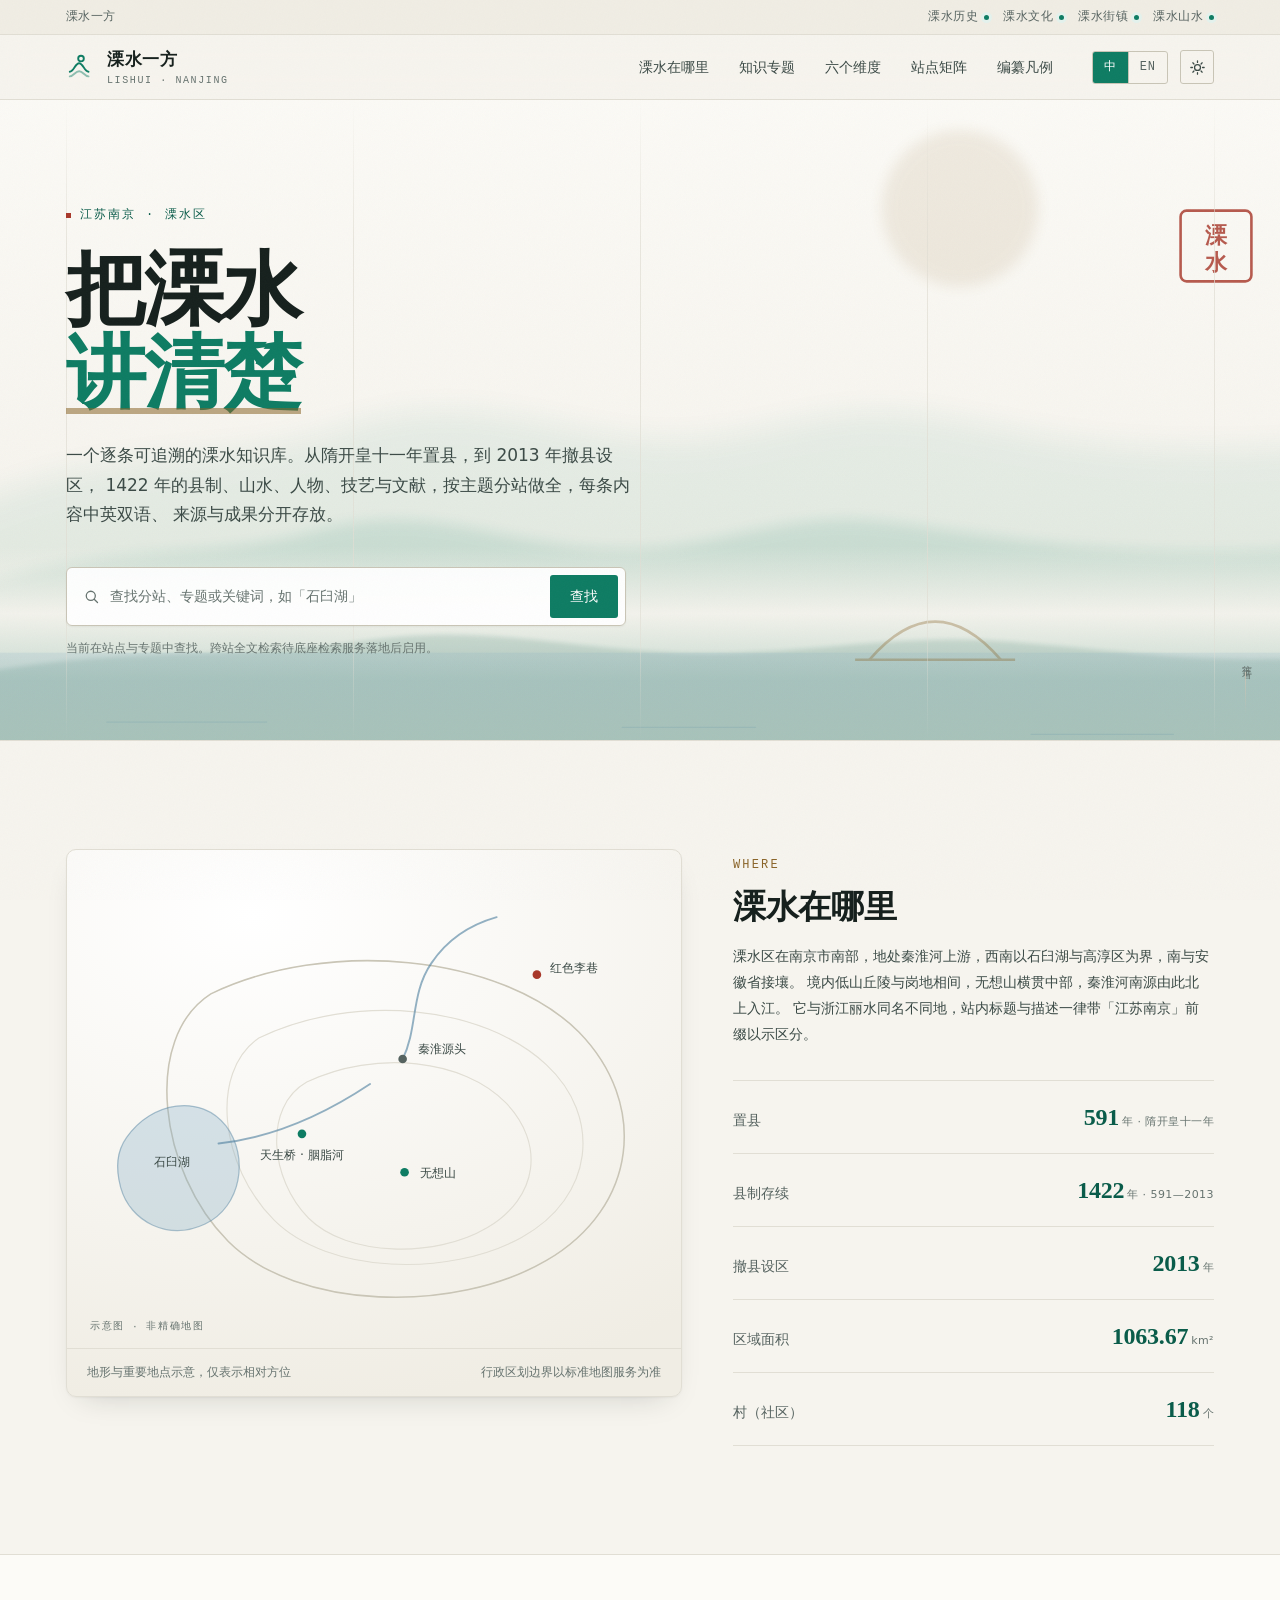
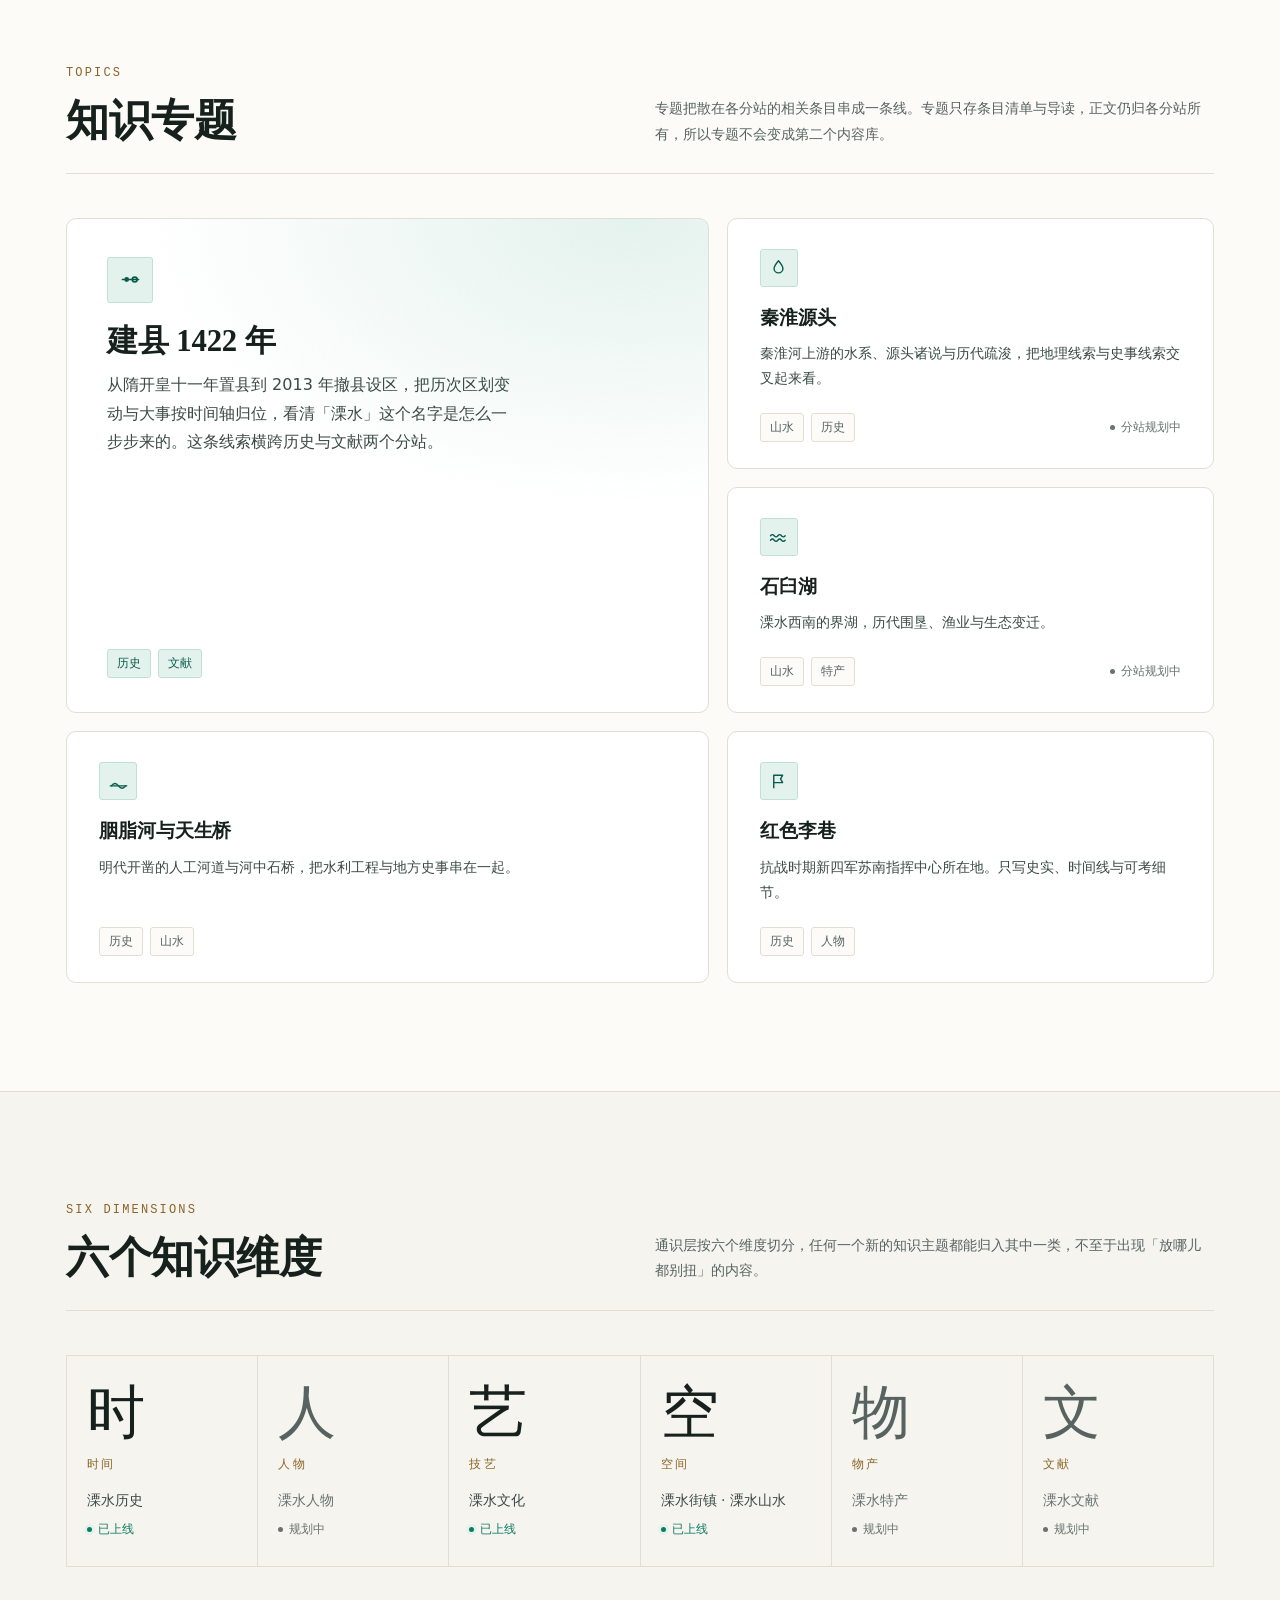
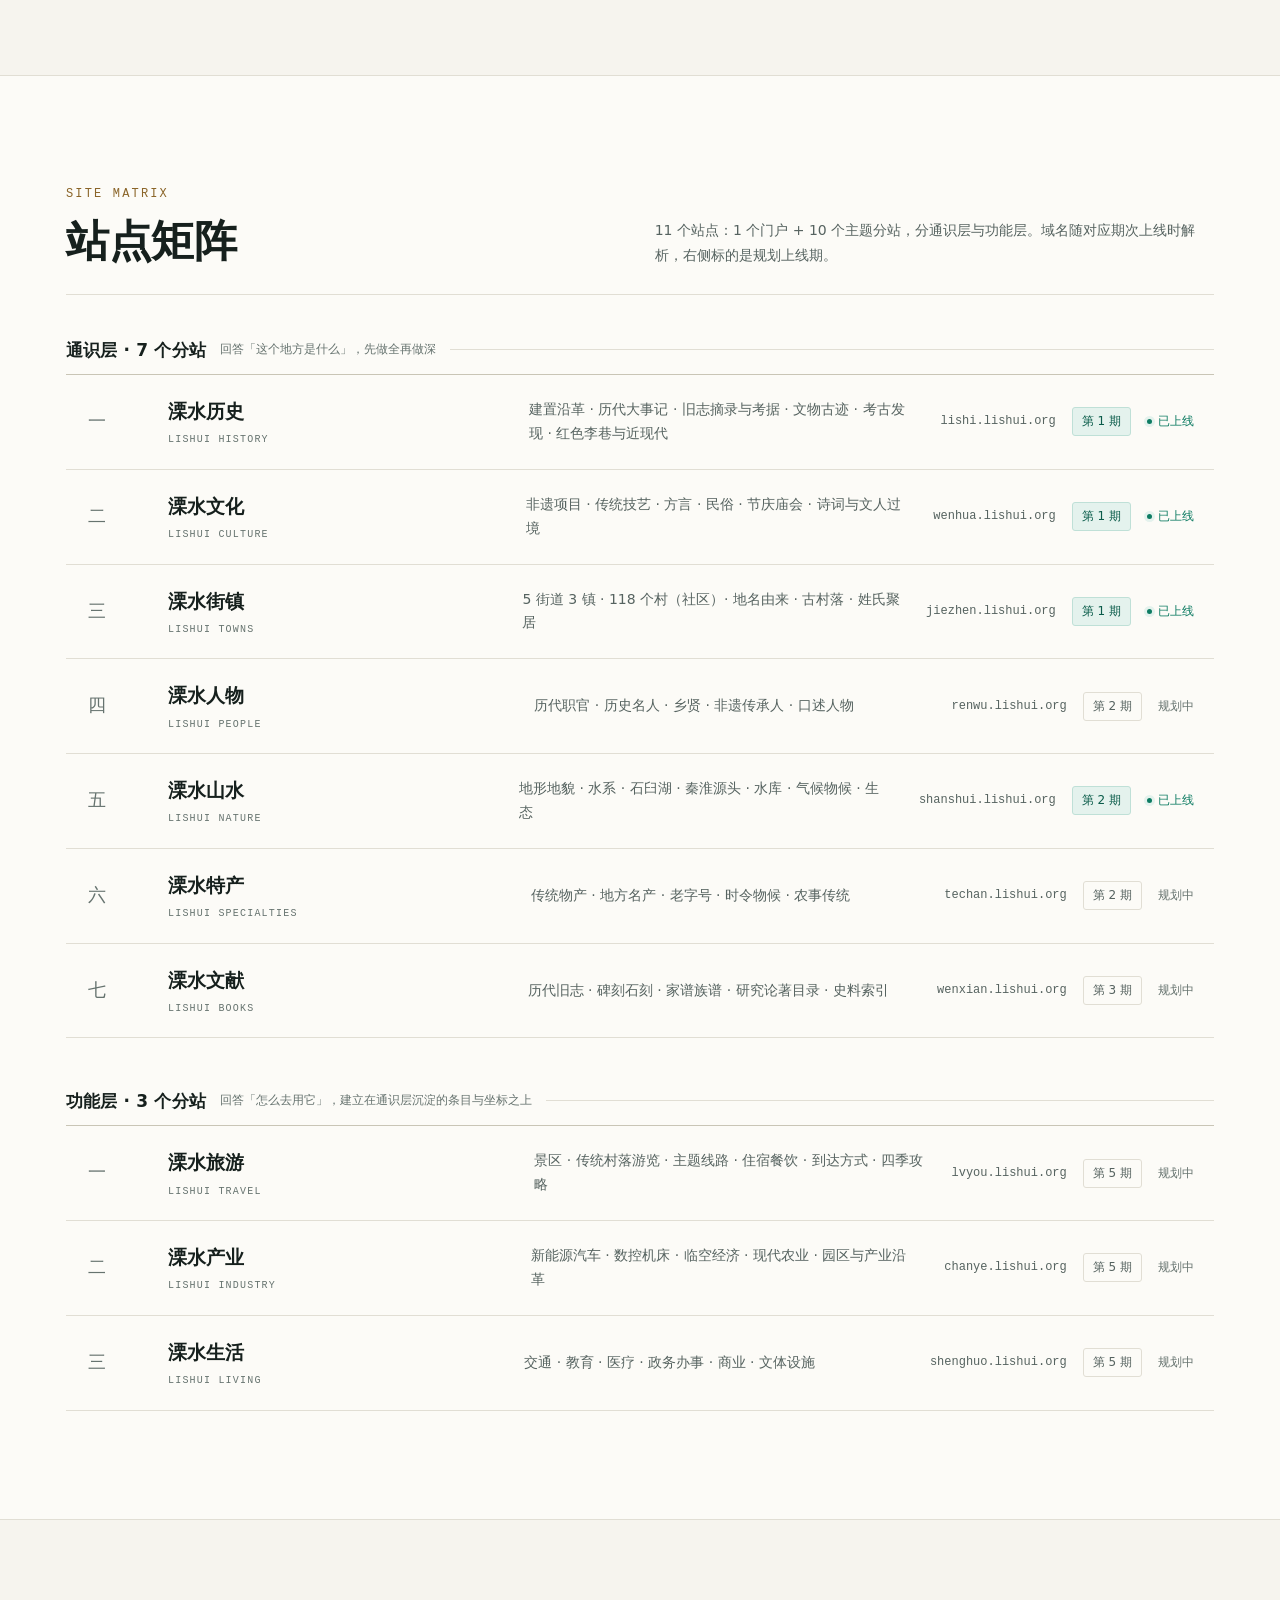
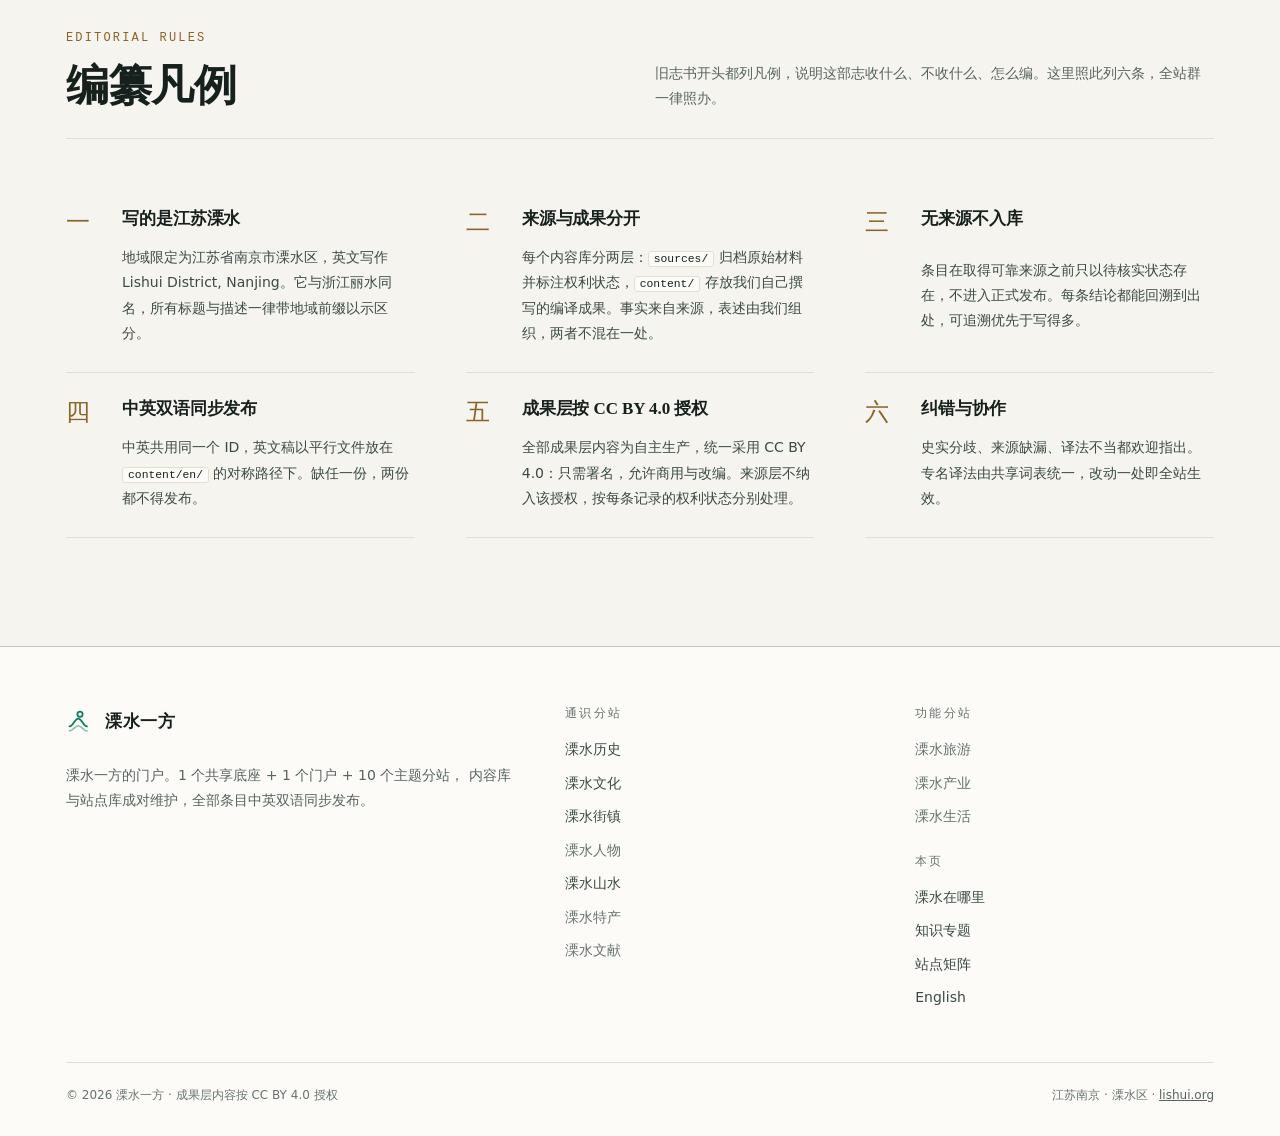
<file: index.html>
<!DOCTYPE html>
<html lang="zh-Hans" data-theme="light">
<head>
<meta charset="UTF-8">
<meta name="viewport" content="width=device-width, initial-scale=1">
<title>溧水一方 · 江苏南京溧水区历史、文化与传统知识库</title>
<meta name="description" content="溧水一方汇集江苏南京溧水区的历史、文化与传统知识：10 个主题分站覆盖时间、人、技艺、空间、物与文献六个维度，每条内容中英双语、来源可追溯。">
<meta name="theme-color" content="#F6F4EE">
<link rel="icon" href="assets/img/favicon.svg" type="image/svg+xml">
<link rel="canonical" href="https://lishui.org/">
<link rel="alternate" hreflang="zh-Hans" href="https://lishui.org/">
<link rel="alternate" hreflang="en" href="https://lishui.org/en/">
<link rel="alternate" hreflang="x-default" href="https://lishui.org/">

<meta property="og:type" content="website">
<meta property="og:site_name" content="溧水一方 · 江苏南京">
<meta property="og:locale" content="zh_CN">
<meta property="og:locale:alternate" content="en_US">
<meta property="og:title" content="溧水一方 · 江苏南京溧水区历史、文化与传统知识库">
<meta property="og:description" content="溧水一方汇集江苏南京溧水区的历史、文化与传统知识：10 个主题分站覆盖时间、人、技艺、空间、物与文献六个维度，每条内容中英双语、来源可追溯。">
<meta property="og:url" content="https://lishui.org/">
<meta property="og:image" content="https://lishui.org/assets/img/og-cover.jpg">
<meta property="og:image:type" content="image/jpeg">
<meta property="og:image:width" content="1200">
<meta property="og:image:height" content="630">
<meta property="og:image:alt" content="溧水一方 · 江苏南京溧水区">
<meta name="twitter:card" content="summary_large_image">
<meta name="twitter:title" content="溧水一方 · 江苏南京溧水区">
<meta name="twitter:description" content="江苏南京溧水区的历史、文化与传统知识库：10 个主题分站，中英双语，来源可追溯。">
<meta name="twitter:image" content="https://lishui.org/assets/img/og-cover.jpg">

<script>
  /* 在样式生效前定好主题，避免刷新时先亮后暗；并标记脚本就位，
     让滚动入场只在脚本可用时隐藏内容——脚本失败时内容照常显示 */
  (function () {
    document.documentElement.classList.add('js');
    var t = null;
    try { t = localStorage.getItem('lishui-theme'); } catch (e) { /* 隐私模式 */ }
    if (!t) {
      t = window.matchMedia && window.matchMedia('(prefers-color-scheme: dark)').matches ? 'dark' : 'light';
    }
    document.documentElement.setAttribute('data-theme', t);
    var m = document.querySelector('meta[name="theme-color"]');
    if (m) m.setAttribute('content', t === 'dark' ? '#0C1211' : '#F6F4EE');
  })();
</script>

<link rel="stylesheet" href="assets/css/site.css">
<noscript>
  <style>
    .hero__inner > * { animation: none; opacity: 1; transform: none; }
    .hero__title em::after { transform: scaleX(1); }
  </style>
</noscript>

<script type="application/ld+json">
{
  "@context": "https://schema.org",
  "@graph": [
    {
      "@type": "WebSite",
      "@id": "https://lishui.org/#website",
      "url": "https://lishui.org/",
      "name": "溧水一方",
      "alternateName": "A Place Called Lishui",
      "description": "江苏南京溧水区的历史、文化与传统知识库，10 个主题分站，中英双语，来源可追溯。",
      "inLanguage": ["zh-Hans", "en"],
      "publisher": { "@id": "https://lishui.org/#organization" },
      "hasPart": [
        { "@id": "https://lishi.lishui.org/#website" },
        { "@id": "https://wenhua.lishui.org/#website" }
      ]
    },
    {
      "@type": "Organization",
      "@id": "https://lishui.org/#organization",
      "name": "溧水一方",
      "alternateName": "A Place Called Lishui",
      "url": "https://lishui.org/",
      "areaServed": { "@type": "AdministrativeArea", "name": "江苏省南京市溧水区" }
    },
    {
      "@type": "WebSite",
      "@id": "https://lishi.lishui.org/#website",
      "url": "https://lishi.lishui.org/",
      "name": "溧水历史",
      "alternateName": "Lishui History",
      "description": "溧水历史：建置沿革、历代大事记、文物古迹与旧志考据，中英双语，逐条标注来源。",
      "inLanguage": ["zh-Hans", "en"],
      "isPartOf": { "@id": "https://lishui.org/#website" },
      "publisher": { "@id": "https://lishui.org/#organization" }
    },
    {
      "@type": "WebSite",
      "@id": "https://wenhua.lishui.org/#website",
      "url": "https://wenhua.lishui.org/",
      "name": "溧水文化",
      "alternateName": "Lishui Culture",
      "description": "溧水文化：非遗项目、传统技艺、文化空间与诗文文献，中英双语，逐条标注来源。",
      "inLanguage": ["zh-Hans", "en"],
      "isPartOf": { "@id": "https://lishui.org/#website" },
      "publisher": { "@id": "https://lishui.org/#organization" }
    }
  ]
}
</script>
</head>
<body>

<a class="skip-link" href="#main">跳到主要内容</a>

<div class="netbar">
  <div class="wrap netbar__inner">
    <span class="netbar__here">溧水一方</span>
    <span class="netbar__sites">
      <a class="netbar__site" href="https://lishi.lishui.org/">溧水历史<span class="netbar__dot" aria-hidden="true"></span></a>
      <a class="netbar__site" href="https://wenhua.lishui.org/">溧水文化<span class="netbar__dot" aria-hidden="true"></span></a>
      <a class="netbar__site" href="https://jiezhen.lishui.org/">溧水街镇<span class="netbar__dot" aria-hidden="true"></span></a>
      <a class="netbar__site" href="https://shanshui.lishui.org/">溧水山水<span class="netbar__dot" aria-hidden="true"></span></a>
    </span>
  </div>
</div>

<header class="topbar">
  <div class="wrap topbar__inner">
    <a class="wordmark" href="/" aria-label="溧水一方首页">
      <svg class="wordmark__mark" viewBox="0 0 32 32" fill="none" aria-hidden="true">
        <path d="M4 21c4.2 0 5.8-9 10-9s5.8 9 10 9" stroke="currentColor" stroke-width="2" stroke-linecap="round"/>
        <path d="M4 26c4.2 0 5.8-5.5 10-5.5s5.8 5.5 10 5.5" stroke="currentColor" stroke-width="2" stroke-linecap="round" opacity=".45"/>
        <circle cx="16" cy="7" r="3" stroke="currentColor" stroke-width="2"/>
      </svg>
      <span>
        <span class="wordmark__text">溧水一方</span>
        <span class="wordmark__sub">Lishui · Nanjing</span>
      </span>
    </a>

    <nav class="topnav" aria-label="主导航">
      <a href="#geo">溧水在哪里</a>
      <a href="#topics">知识专题</a>
      <a href="#dimensions">六个维度</a>
      <a href="#sites">站点矩阵</a>
      <a href="#rules">编纂凡例</a>
    </nav>

    <div class="topbar__tools">
      <div class="langswitch" role="group" aria-label="界面语言">
        <a href="index.html" aria-current="true" lang="zh-Hans" data-lang-switch>中</a>
        <a href="en/index.html" lang="en" hreflang="en" data-lang-switch>EN</a>
      </div>
      <button class="iconbtn" type="button" data-theme-toggle aria-pressed="false"
              aria-label="切换到深色模式" data-label-dark="切换到深色模式" data-label-light="切换到浅色模式">
        <svg class="iconbtn__sun" viewBox="0 0 24 24" fill="none" aria-hidden="true">
          <circle cx="12" cy="12" r="4.2" stroke="currentColor" stroke-width="1.8"/>
          <path d="M12 2.6v2.2M12 19.2v2.2M2.6 12h2.2M19.2 12h2.2M5.4 5.4l1.6 1.6M17 17l1.6 1.6M18.6 5.4L17 7M7 17l-1.6 1.6"
                stroke="currentColor" stroke-width="1.8" stroke-linecap="round"/>
        </svg>
        <svg class="iconbtn__moon" viewBox="0 0 24 24" fill="none" aria-hidden="true">
          <path d="M20 14.2A8.4 8.4 0 0 1 9.8 4a8.6 8.6 0 1 0 10.2 10.2z" stroke="currentColor" stroke-width="1.8" stroke-linejoin="round"/>
        </svg>
      </button>
    </div>
  </div>
  <div class="progress" data-progress></div>
</header>

<main id="main">

  <!-- ========== 首屏 ========== -->
  <section class="hero">
    <div class="hero__bg" aria-hidden="true">
      <svg viewBox="0 0 1440 900" preserveAspectRatio="xMidYMid slice">
        <defs>
          <linearGradient id="sky" x1="0" y1="0" x2="0" y2="1">
            <stop offset="0" style="stop-color:var(--h-sky-1)"/>
            <stop offset=".6" style="stop-color:var(--h-sky-2)"/>
            <stop offset="1" style="stop-color:var(--h-sky-3)"/>
          </linearGradient>
          <linearGradient id="mist" x1="0" y1="0" x2="0" y2="1">
            <stop offset="0" style="stop-color:var(--h-mist);stop-opacity:0"/>
            <stop offset=".5" style="stop-color:var(--h-mist);stop-opacity:.92"/>
            <stop offset="1" style="stop-color:var(--h-mist);stop-opacity:0"/>
          </linearGradient>
          <linearGradient id="water" x1="0" y1="0" x2="0" y2="1">
            <stop offset="0" style="stop-color:var(--h-water-1);stop-opacity:.17"/>
            <stop offset="1" style="stop-color:var(--h-water-2);stop-opacity:.04"/>
          </linearGradient>
          <filter id="b-lg"><feGaussianBlur stdDeviation="16"/></filter>
          <filter id="b-md"><feGaussianBlur stdDeviation="7"/></filter>
          <filter id="b-sm"><feGaussianBlur stdDeviation="2.4"/></filter>
        </defs>

        <rect width="1440" height="900" style="fill:url(#sky)"/>
        <circle cx="1080" cy="212" r="88" filter="url(#b-md)" style="fill:var(--h-sun);opacity:.10"/>

        <path d="M-60 556C130 468 250 504 380 460 505 418 585 450 700 468 830 488 905 428 1030 443 1155 458 1240 498 1500 476L1500 900-60 900Z"
              filter="url(#b-lg)" style="fill:var(--h-far);opacity:.07"/>
        <path d="M-60 648C120 583 235 610 350 576 470 541 545 583 660 594 790 607 870 550 990 564 1120 579 1235 610 1500 594L1500 900-60 900Z"
              filter="url(#b-md)" style="fill:var(--h-far);opacity:.11"/>

        <rect y="592" width="1440" height="152" style="fill:url(#mist)"/>

        <path d="M-60 742C140 700 260 722 400 700 540 678 620 706 760 712 900 718 1000 688 1140 700 1270 711 1360 726 1500 716L1500 900-60 900Z"
              filter="url(#b-sm)" style="fill:var(--h-near);opacity:.13"/>

        <rect y="712" width="1440" height="188" style="fill:url(#water)"/>
        <g stroke-width="1.4" stroke-linecap="round" style="stroke:var(--h-water-2);stroke-opacity:.15">
          <path d="M120 790h180M340 818h240M700 796h150M900 828h210M1160 804h160"/>
        </g>
        <g fill="none" stroke-width="3" style="stroke:var(--h-bridge);opacity:.34">
          <path d="M978 720q74-86 148 0"/>
          <path d="M962 720h180"/>
        </g>
      </svg>
    </div>

    <div class="hero__seal" aria-hidden="true">
      <svg viewBox="0 0 88 88">
        <rect x="3" y="3" width="82" height="82" rx="7" fill="none" stroke="currentColor" stroke-width="3"/>
        <text x="44" y="40">溧</text>
        <text x="44" y="72">水</text>
      </svg>
    </div>

    <div class="hero__rule" aria-hidden="true">
      <span></span>
      <span></span>
      <span></span>
      <span></span>
      <span></span>
    </div>

    <div class="wrap">
      <div class="hero__inner">
        <p class="eyebrow">江苏南京 · 溧水区</p>
        <h1 class="hero__title">把溧水<br><em>讲清楚</em></h1>
        <p class="hero__lede">
          一个逐条可追溯的溧水知识库。从隋开皇十一年置县，到 2013 年撤县设区，
          1422 年的县制、山水、人物、技艺与文献，按主题分站做全，每条内容中英双语、
          来源与成果分开存放。
        </p>

        <form class="searchbar" role="search" data-search-form>
          <svg viewBox="0 0 24 24" fill="none" aria-hidden="true">
            <circle cx="11" cy="11" r="6.4" stroke="currentColor" stroke-width="1.8"/>
            <path d="M15.8 15.8L20.5 20.5" stroke="currentColor" stroke-width="1.8" stroke-linecap="round"/>
          </svg>
          <label class="sr-only" for="q">查找分站与知识专题</label>
          <input id="q" type="search" placeholder="查找分站、专题或关键词，如「石臼湖」" autocomplete="off" data-search-input>
          <button class="searchbar__btn" type="submit">查找</button>
        </form>
        <p class="searchhint">当前在站点与专题中查找。跨站全文检索待底座检索服务落地后启用。</p>
      </div>
    </div>

    <a class="hero__scroll" href="#geo">往下看</a>
  </section>

  <!-- ========== 溧水在哪里 ========== -->
  <section class="section" id="geo">
    <div class="wrap">
      <div class="geo">
        <figure class="geo__map reveal">
          <svg viewBox="0 0 640 520" role="img"
               aria-label="溧水地形与重要地点示意图：西侧为石臼湖，中部为无想山与主城区，胭脂河自石臼湖向东北汇入秦淮河，北侧为红色李巷。本图为示意，非精确地图。">
            <path class="contour" d="M150 150C270 92 452 108 534 190 606 264 596 372 500 428 404 484 240 480 168 408 96 336 78 196 150 150Z"/>
            <path class="contour contour--soft" d="M200 196C300 148 434 162 500 224 558 278 550 362 474 404 398 446 272 442 216 386 160 330 148 232 200 196Z"/>
            <path class="contour contour--soft" d="M250 242C322 208 414 218 458 264 498 306 492 362 438 394 384 426 292 424 252 384 212 344 204 268 250 242Z"/>

            <path class="lake" d="M62 300C88 262 140 254 166 288 190 320 182 372 144 390 106 408 66 388 56 352 50 330 52 314 62 300Z"/>

            <path class="river" d="M350 218C366 186 358 150 380 118 396 94 420 78 448 70"/>
            <path class="river river--slow" d="M158 306C214 300 268 276 316 244"/>

            <circle class="dot dot--brand" cx="245" cy="296" r="4.5"/>
            <circle class="dot dot--brand" cx="352" cy="336" r="4.5"/>
            <circle class="dot" cx="350" cy="218" r="4.5"/>
            <circle class="dot dot--seal" cx="490" cy="130" r="4.5"/>

            <text x="110" y="330" text-anchor="middle">石臼湖</text>
            <text x="368" y="341">无想山</text>
            <text x="245" y="322" text-anchor="middle">天生桥 · 胭脂河</text>
            <text x="366" y="212">秦淮源头</text>
            <text x="504" y="127">红色李巷</text>

            <text class="maphint" x="24" y="500">示意图 · 非精确地图</text>
          </svg>
          <figcaption class="geo__cap">
            <span>地形与重要地点示意，仅表示相对方位</span>
            <span>行政区划边界以标准地图服务为准</span>
          </figcaption>
        </figure>

        <div class="geo__body reveal">
          <p class="section__eyebrow">Where</p>
          <h2 class="geo__title">溧水在哪里</h2>
          <p class="geo__text">
            溧水区在南京市南部，地处秦淮河上游，西南以石臼湖与高淳区为界，南与安徽省接壤。
            境内低山丘陵与岗地相间，无想山横贯中部，秦淮河南源由此北上入江。
            它与浙江丽水同名不同地，站内标题与描述一律带「江苏南京」前缀以示区分。
          </p>

          <div class="facts">
            <div class="fact">
              <span class="fact__label">置县</span>
              <span class="fact__value">591<small>年 · 隋开皇十一年</small></span>
            </div>
            <div class="fact">
              <span class="fact__label">县制存续</span>
              <span class="fact__value">1422<small>年 · 591—2013</small></span>
            </div>
            <div class="fact">
              <span class="fact__label">撤县设区</span>
              <span class="fact__value">2013<small>年</small></span>
            </div>
            <div class="fact">
              <span class="fact__label">区域面积</span>
              <span class="fact__value">1063.67<small>km²</small></span>
            </div>
            <div class="fact">
              <span class="fact__label">村（社区）</span>
              <span class="fact__value">118<small>个</small></span>
            </div>
          </div>
        </div>
      </div>
    </div>
  </section>

  <!-- ========== 知识专题 ========== -->
  <section class="section section--soft" id="topics">
    <div class="wrap">
      <div class="section__head">
        <div>
          <p class="section__eyebrow">Topics</p>
          <h2 class="section__title">知识专题</h2>
        </div>
        <p class="section__note">
          专题把散在各分站的相关条目串成一条线。专题只存条目清单与导读，正文仍归各分站所有，所以专题不会变成第二个内容库。
        </p>
      </div>

      <div class="filterbar" data-filterbar role="status">
        <span>正在筛选：<strong data-filtertext></strong></span>
        <button type="button" data-filter-clear>清除筛选</button>
      </div>

      <div class="topics" data-search-group>
        <a class="topic topic--lead reveal" href="https://lishi.lishui.org/" data-searchable
           data-search-text="建县 1422 年 沿革 区划 置县 撤县设区 历史 文献">
          <span class="topic__glyph">
            <svg viewBox="0 0 24 24" fill="none" aria-hidden="true">
              <path d="M3.6 12h16.8" stroke="currentColor" stroke-width="1.8" stroke-linecap="round"/>
              <circle cx="8" cy="12" r="2.5" fill="currentColor"/>
              <circle cx="16.4" cy="12" r="2.5" stroke="currentColor" stroke-width="1.8"/>
            </svg>
          </span>
          <h3 class="topic__title">建县 1422 年</h3>
          <p class="topic__desc">从隋开皇十一年置县到 2013 年撤县设区，把历次区划变动与大事按时间轴归位，看清「溧水」这个名字是怎么一步步来的。这条线索横跨历史与文献两个分站。</p>
          <span class="topic__foot">
            <span class="chip">历史</span>
            <span class="chip">文献</span>
          </span>
        </a>

        <a class="topic reveal" data-searchable
           data-search-text="秦淮源头 秦淮河 水系 源头 疏浚 山水 历史">
          <span class="topic__glyph">
            <svg viewBox="0 0 24 24" fill="none" aria-hidden="true">
              <path d="M12 3.4c3.4 4.1 5.6 7 5.6 9.8a5.6 5.6 0 1 1-11.2 0c0-2.8 2.2-5.7 5.6-9.8z"
                    stroke="currentColor" stroke-width="1.8" stroke-linejoin="round"/>
            </svg>
          </span>
          <h3 class="topic__title">秦淮源头</h3>
          <p class="topic__desc">秦淮河上游的水系、源头诸说与历代疏浚，把地理线索与史事线索交叉起来看。</p>
          <span class="topic__foot">
            <span class="chip">山水</span>
            <span class="chip">历史</span>
            <span class="status topic__status">分站规划中</span>
          </span>
        </a>

        <a class="topic reveal" data-searchable
           data-search-text="石臼湖 湖泊 围垦 渔业 生态 山水 特产">
          <span class="topic__glyph">
            <svg viewBox="0 0 24 24" fill="none" aria-hidden="true">
              <path d="M2 9.8q2.3-2.8 4.6 0t4.6 0 4.6 0 4.6 0" stroke="currentColor" stroke-width="1.8" stroke-linecap="round"/>
              <path d="M2 15.4q2.3-2.8 4.6 0t4.6 0 4.6 0 4.6 0" stroke="currentColor" stroke-width="1.8" stroke-linecap="round"/>
            </svg>
          </span>
          <h3 class="topic__title">石臼湖</h3>
          <p class="topic__desc">溧水西南的界湖，历代围垦、渔业与生态变迁。</p>
          <span class="topic__foot">
            <span class="chip">山水</span>
            <span class="chip">特产</span>
            <span class="status topic__status">分站规划中</span>
          </span>
        </a>

        <a class="topic reveal" href="https://lishi.lishui.org/" data-searchable
           data-search-text="胭脂河 天生桥 运河 漕运 水利 明代 开凿 历史 山水">
          <span class="topic__glyph">
            <svg viewBox="0 0 24 24" fill="none" aria-hidden="true">
              <path d="M3 17.5q4.5-6 9 0t9 0" stroke="currentColor" stroke-width="1.8" stroke-linecap="round"/>
              <path d="M1.6 17.5h20.8" stroke="currentColor" stroke-width="1.8" stroke-linecap="round"/>
            </svg>
          </span>
          <h3 class="topic__title">胭脂河与天生桥</h3>
          <p class="topic__desc">明代开凿的人工河道与河中石桥，把水利工程与地方史事串在一起。</p>
          <span class="topic__foot">
            <span class="chip">历史</span>
            <span class="chip">山水</span>
          </span>
        </a>

        <a class="topic reveal" href="https://lishi.lishui.org/" data-searchable
           data-search-text="红色李巷 新四军 抗战 苏南 指挥中心 历史 人物">
          <span class="topic__glyph">
            <svg viewBox="0 0 24 24" fill="none" aria-hidden="true">
              <path d="M6 20.4V4.2h11.2l-2.6 4.6 2.6 4.6H6" stroke="currentColor" stroke-width="1.8" stroke-linejoin="round"/>
            </svg>
          </span>
          <h3 class="topic__title">红色李巷</h3>
          <p class="topic__desc">抗战时期新四军苏南指挥中心所在地。只写史实、时间线与可考细节。</p>
          <span class="topic__foot">
            <span class="chip">历史</span>
            <span class="chip">人物</span>
          </span>
        </a>
      </div>

      <p class="noresult" data-noresult>没有匹配的分站或专题。换个关键词试试，或清除筛选。</p>
    </div>
  </section>

  <!-- ========== 六个维度 ========== -->
  <section class="section" id="dimensions">
    <div class="wrap">
      <div class="section__head">
        <div>
          <p class="section__eyebrow">Six Dimensions</p>
          <h2 class="section__title">六个知识维度</h2>
        </div>
        <p class="section__note">
          通识层按六个维度切分，任何一个新的知识主题都能归入其中一类，不至于出现「放哪儿都别扭」的内容。
        </p>
      </div>

      <div class="dims reveal">
        <a class="dim" href="https://lishi.lishui.org/">
          <span class="dim__char">时</span>
          <span class="dim__label">时间</span>
          <span class="dim__site">溧水历史</span>
          <span class="status dim__status" data-status="live">已上线</span>
        </a>
        <a class="dim">
          <span class="dim__char">人</span>
          <span class="dim__label">人物</span>
          <span class="dim__site">溧水人物</span>
          <span class="status dim__status">规划中</span>
        </a>
        <a class="dim" href="https://wenhua.lishui.org/">
          <span class="dim__char">艺</span>
          <span class="dim__label">技艺</span>
          <span class="dim__site">溧水文化</span>
          <span class="status dim__status" data-status="live">已上线</span>
        </a>
        <a class="dim" href="https://jiezhen.lishui.org/">
          <span class="dim__char">空</span>
          <span class="dim__label">空间</span>
          <span class="dim__site">溧水街镇 · 溧水山水</span>
          <span class="status dim__status" data-status="live">已上线</span>
        </a>
        <a class="dim">
          <span class="dim__char">物</span>
          <span class="dim__label">物产</span>
          <span class="dim__site">溧水特产</span>
          <span class="status dim__status">规划中</span>
        </a>
        <a class="dim">
          <span class="dim__char">文</span>
          <span class="dim__label">文献</span>
          <span class="dim__site">溧水文献</span>
          <span class="status dim__status">规划中</span>
        </a>
      </div>
    </div>
  </section>

  <!-- ========== 站点矩阵 ========== -->
  <section class="section section--soft" id="sites">
    <div class="wrap">
      <div class="section__head">
        <div>
          <p class="section__eyebrow">Site Matrix</p>
          <h2 class="section__title">站点矩阵</h2>
        </div>
        <p class="section__note">
          11 个站点：1 个门户 + 10 个主题分站，分通识层与功能层。域名随对应期次上线时解析，右侧标的是规划上线期。
        </p>
      </div>

      <div class="group" data-search-group>
        <div class="group__head">
          <h3 class="group__title"><span class="group__dot"></span>通识层 · 7 个分站</h3>
          <span class="group__meta">回答「这个地方是什么」，先做全再做深</span>
          <span class="group__rule"></span>
        </div>

        <div class="rows">
          <a class="row reveal" href="https://lishi.lishui.org/" data-searchable
             data-search-text="溧水历史 lishui history 建置沿革 大事记 旧志 文物古迹 考古 红色李巷 胭脂河 天生桥 第1期">
            <span class="row__no">一</span>
            <span>
              <span class="row__name">溧水历史</span>
              <span class="row__alt">Lishui History</span>
            </span>
            <span class="row__desc">建置沿革 · 历代大事记 · 旧志摘录与考据 · 文物古迹 · 考古发现 · 红色李巷与近现代</span>
            <span class="row__end">
              <code class="row__host">lishi.lishui.org</code>
              <span class="badge">第 1 期</span>
              <span class="status" data-status="live">已上线</span>
            </span>
          </a>

          <a class="row reveal" href="https://wenhua.lishui.org/" data-searchable
             data-search-text="溧水文化 lishui culture 非遗 传统技艺 方言 民俗 节庆 骆山大龙 玉带糕 诗词 第1期">
            <span class="row__no">二</span>
            <span>
              <span class="row__name">溧水文化</span>
              <span class="row__alt">Lishui Culture</span>
            </span>
            <span class="row__desc">非遗项目 · 传统技艺 · 方言 · 民俗 · 节庆庙会 · 诗词与文人过境</span>
            <span class="row__end">
              <code class="row__host">wenhua.lishui.org</code>
              <span class="badge">第 1 期</span>
              <span class="status" data-status="live">已上线</span>
            </span>
          </a>

          <a class="row reveal" href="https://jiezhen.lishui.org/" data-searchable
             data-search-text="溧水街镇 lishui towns 街道 镇 永阳 柘塘 东屏 洪蓝 石湫 白马 和凤 晶桥 村 社区 地名 古村落 第1期">
            <span class="row__no">三</span>
            <span>
              <span class="row__name">溧水街镇</span>
              <span class="row__alt">Lishui Towns</span>
            </span>
            <span class="row__desc">5 街道 3 镇 · 118 个村（社区）· 地名由来 · 古村落 · 姓氏聚居</span>
            <span class="row__end">
              <code class="row__host">jiezhen.lishui.org</code>
              <span class="badge">第 1 期</span>
              <span class="status" data-status="live">已上线</span>
            </span>
          </a>

          <a class="row reveal" data-searchable
             data-search-text="溧水人物 lishui people 历代职官 历史名人 乡贤 非遗传承人 口述 周邦彦 袁枚 第2期">
            <span class="row__no">四</span>
            <span>
              <span class="row__name">溧水人物</span>
              <span class="row__alt">Lishui People</span>
            </span>
            <span class="row__desc">历代职官 · 历史名人 · 乡贤 · 非遗传承人 · 口述人物</span>
            <span class="row__end">
              <code class="row__host">renwu.lishui.org</code>
              <span class="badge badge--later">第 2 期</span>
              <span class="status">规划中</span>
            </span>
          </a>

          <a class="row reveal" href="https://shanshui.lishui.org/" data-searchable
             data-search-text="溧水山水 lishui nature 地形 地貌 水系 石臼湖 秦淮源头 水库 气候 物候 生态 无想山 第2期">
            <span class="row__no">五</span>
            <span>
              <span class="row__name">溧水山水</span>
              <span class="row__alt">Lishui Nature</span>
            </span>
            <span class="row__desc">地形地貌 · 水系 · 石臼湖 · 秦淮源头 · 水库 · 气候物候 · 生态</span>
            <span class="row__end">
              <code class="row__host">shanshui.lishui.org</code>
              <span class="badge">第 2 期</span>
              <span class="status" data-status="live">已上线</span>
            </span>
          </a>

          <a class="row reveal" data-searchable
             data-search-text="溧水特产 lishui specialties 传统物产 地方名产 老字号 时令 物候 农事 草莓 青梅 黑莓 第2期">
            <span class="row__no">六</span>
            <span>
              <span class="row__name">溧水特产</span>
              <span class="row__alt">Lishui Specialties</span>
            </span>
            <span class="row__desc">传统物产 · 地方名产 · 老字号 · 时令物候 · 农事传统</span>
            <span class="row__end">
              <code class="row__host">techan.lishui.org</code>
              <span class="badge badge--later">第 2 期</span>
              <span class="status">规划中</span>
            </span>
          </a>

          <a class="row reveal" data-searchable
             data-search-text="溧水文献 lishui books 旧志 县志 碑刻 石刻 家谱 族谱 研究论著 史料索引 第3期">
            <span class="row__no">七</span>
            <span>
              <span class="row__name">溧水文献</span>
              <span class="row__alt">Lishui Books</span>
            </span>
            <span class="row__desc">历代旧志 · 碑刻石刻 · 家谱族谱 · 研究论著目录 · 史料索引</span>
            <span class="row__end">
              <code class="row__host">wenxian.lishui.org</code>
              <span class="badge badge--later">第 3 期</span>
              <span class="status">规划中</span>
            </span>
          </a>
        </div>
      </div>

      <div class="group group--app" data-search-group>
        <div class="group__head">
          <h3 class="group__title"><span class="group__dot"></span>功能层 · 3 个分站</h3>
          <span class="group__meta">回答「怎么去用它」，建立在通识层沉淀的条目与坐标之上</span>
          <span class="group__rule"></span>
        </div>

        <div class="rows">
          <a class="row reveal" data-searchable
             data-search-text="溧水旅游 lishui travel 景区 传统村落 线路 住宿 餐饮 到达方式 四季攻略 第5期">
            <span class="row__no">一</span>
            <span>
              <span class="row__name">溧水旅游</span>
              <span class="row__alt">Lishui Travel</span>
            </span>
            <span class="row__desc">景区 · 传统村落游览 · 主题线路 · 住宿餐饮 · 到达方式 · 四季攻略</span>
            <span class="row__end">
              <code class="row__host">lvyou.lishui.org</code>
              <span class="badge badge--later">第 5 期</span>
              <span class="status">规划中</span>
            </span>
          </a>

          <a class="row reveal" data-searchable
             data-search-text="溧水产业 lishui industry 新能源汽车 数控机床 临空经济 现代农业 园区 第5期">
            <span class="row__no">二</span>
            <span>
              <span class="row__name">溧水产业</span>
              <span class="row__alt">Lishui Industry</span>
            </span>
            <span class="row__desc">新能源汽车 · 数控机床 · 临空经济 · 现代农业 · 园区与产业沿革</span>
            <span class="row__end">
              <code class="row__host">chanye.lishui.org</code>
              <span class="badge badge--later">第 5 期</span>
              <span class="status">规划中</span>
            </span>
          </a>

          <a class="row reveal" data-searchable
             data-search-text="溧水生活 lishui living 交通 教育 医疗 政务 办事 商业 文体设施 第5期">
            <span class="row__no">三</span>
            <span>
              <span class="row__name">溧水生活</span>
              <span class="row__alt">Lishui Living</span>
            </span>
            <span class="row__desc">交通 · 教育 · 医疗 · 政务办事 · 商业 · 文体设施</span>
            <span class="row__end">
              <code class="row__host">shenghuo.lishui.org</code>
              <span class="badge badge--later">第 5 期</span>
              <span class="status">规划中</span>
            </span>
          </a>
        </div>
      </div>

      <p class="noresult" data-noresult>没有匹配的分站。换个关键词试试，或清除筛选。</p>
    </div>
  </section>

  <!-- ========== 编纂凡例 ========== -->
  <section class="section" id="rules">
    <div class="wrap">
      <div class="section__head">
        <div>
          <p class="section__eyebrow">Editorial Rules</p>
          <h2 class="section__title">编纂凡例</h2>
        </div>
        <p class="section__note">
          旧志书开头都列凡例，说明这部志收什么、不收什么、怎么编。这里照此列六条，全站群一律照办。
        </p>
      </div>

      <div class="rules">
        <div class="rule-item reveal">
          <span class="rule-item__no">一</span>
          <h3 class="rule-item__title">写的是江苏溧水</h3>
          <p class="rule-item__text">地域限定为江苏省南京市溧水区，英文写作 Lishui District, Nanjing。它与浙江丽水同名，所有标题与描述一律带地域前缀以示区分。</p>
        </div>

        <div class="rule-item reveal">
          <span class="rule-item__no">二</span>
          <h3 class="rule-item__title">来源与成果分开</h3>
          <p class="rule-item__text">每个内容库分两层：<code>sources/</code> 归档原始材料并标注权利状态，<code>content/</code> 存放我们自己撰写的编译成果。事实来自来源，表述由我们组织，两者不混在一处。</p>
        </div>

        <div class="rule-item reveal">
          <span class="rule-item__no">三</span>
          <h3 class="rule-item__title">无来源不入库</h3>
          <p class="rule-item__text">条目在取得可靠来源之前只以待核实状态存在，不进入正式发布。每条结论都能回溯到出处，可追溯优先于写得多。</p>
        </div>

        <div class="rule-item reveal">
          <span class="rule-item__no">四</span>
          <h3 class="rule-item__title">中英双语同步发布</h3>
          <p class="rule-item__text">中英共用同一个 ID，英文稿以平行文件放在 <code>content/en/</code> 的对称路径下。缺任一份，两份都不得发布。</p>
        </div>

        <div class="rule-item reveal">
          <span class="rule-item__no">五</span>
          <h3 class="rule-item__title">成果层按 CC BY 4.0 授权</h3>
          <p class="rule-item__text">全部成果层内容为自主生产，统一采用 CC BY 4.0：只需署名，允许商用与改编。来源层不纳入该授权，按每条记录的权利状态分别处理。</p>
        </div>

        <div class="rule-item reveal">
          <span class="rule-item__no">六</span>
          <h3 class="rule-item__title">纠错与协作</h3>
          <p class="rule-item__text">史实分歧、来源缺漏、译法不当都欢迎指出。专名译法由共享词表统一，改动一处即全站生效。</p>
        </div>
      </div>
    </div>
  </section>

</main>

<footer class="footer">
  <div class="wrap">
    <div class="footer__grid">
      <div>
        <div class="footer__brand">
          <svg viewBox="0 0 32 32" fill="none" aria-hidden="true">
            <path d="M4 21c4.2 0 5.8-9 10-9s5.8 9 10 9" stroke="currentColor" stroke-width="2" stroke-linecap="round"/>
            <path d="M4 26c4.2 0 5.8-5.5 10-5.5s5.8 5.5 10 5.5" stroke="currentColor" stroke-width="2" stroke-linecap="round" opacity=".45"/>
            <circle cx="16" cy="7" r="3" stroke="currentColor" stroke-width="2"/>
          </svg>
          <span>溧水一方</span>
        </div>
        <p class="footer__about">
          溧水一方的门户。1 个共享底座 + 1 个门户 + 10 个主题分站，
          内容库与站点库成对维护，全部条目中英双语同步发布。
        </p>
      </div>

      <div>
        <h4>通识分站</h4>
        <div class="footer__links">
          <a href="https://lishi.lishui.org/">溧水历史</a>
          <a href="https://wenhua.lishui.org/">溧水文化</a>
          <a href="https://jiezhen.lishui.org/">溧水街镇</a>
          <a>溧水人物</a>
          <a href="https://shanshui.lishui.org/">溧水山水</a>
          <a>溧水特产</a>
          <a>溧水文献</a>
        </div>
      </div>

      <div>
        <h4>功能分站</h4>
        <div class="footer__links">
          <a>溧水旅游</a>
          <a>溧水产业</a>
          <a>溧水生活</a>
        </div>
        <h4 style="margin-top:26px">本页</h4>
        <div class="footer__links">
          <a href="#geo">溧水在哪里</a>
          <a href="#topics">知识专题</a>
          <a href="#sites">站点矩阵</a>
          <a href="en/index.html" hreflang="en" lang="en" data-lang-switch>English</a>
        </div>
      </div>
    </div>

    <div class="footer__bottom">
      <span>© <span data-year>2026</span> 溧水一方 · 成果层内容按 CC BY 4.0 授权</span>
      <span>江苏南京 · 溧水区 · <a href="https://lishui.org/">lishui.org</a></span>
    </div>
  </div>
</footer>

<script src="assets/js/site.js"></script>
</body>
</html>
</file>
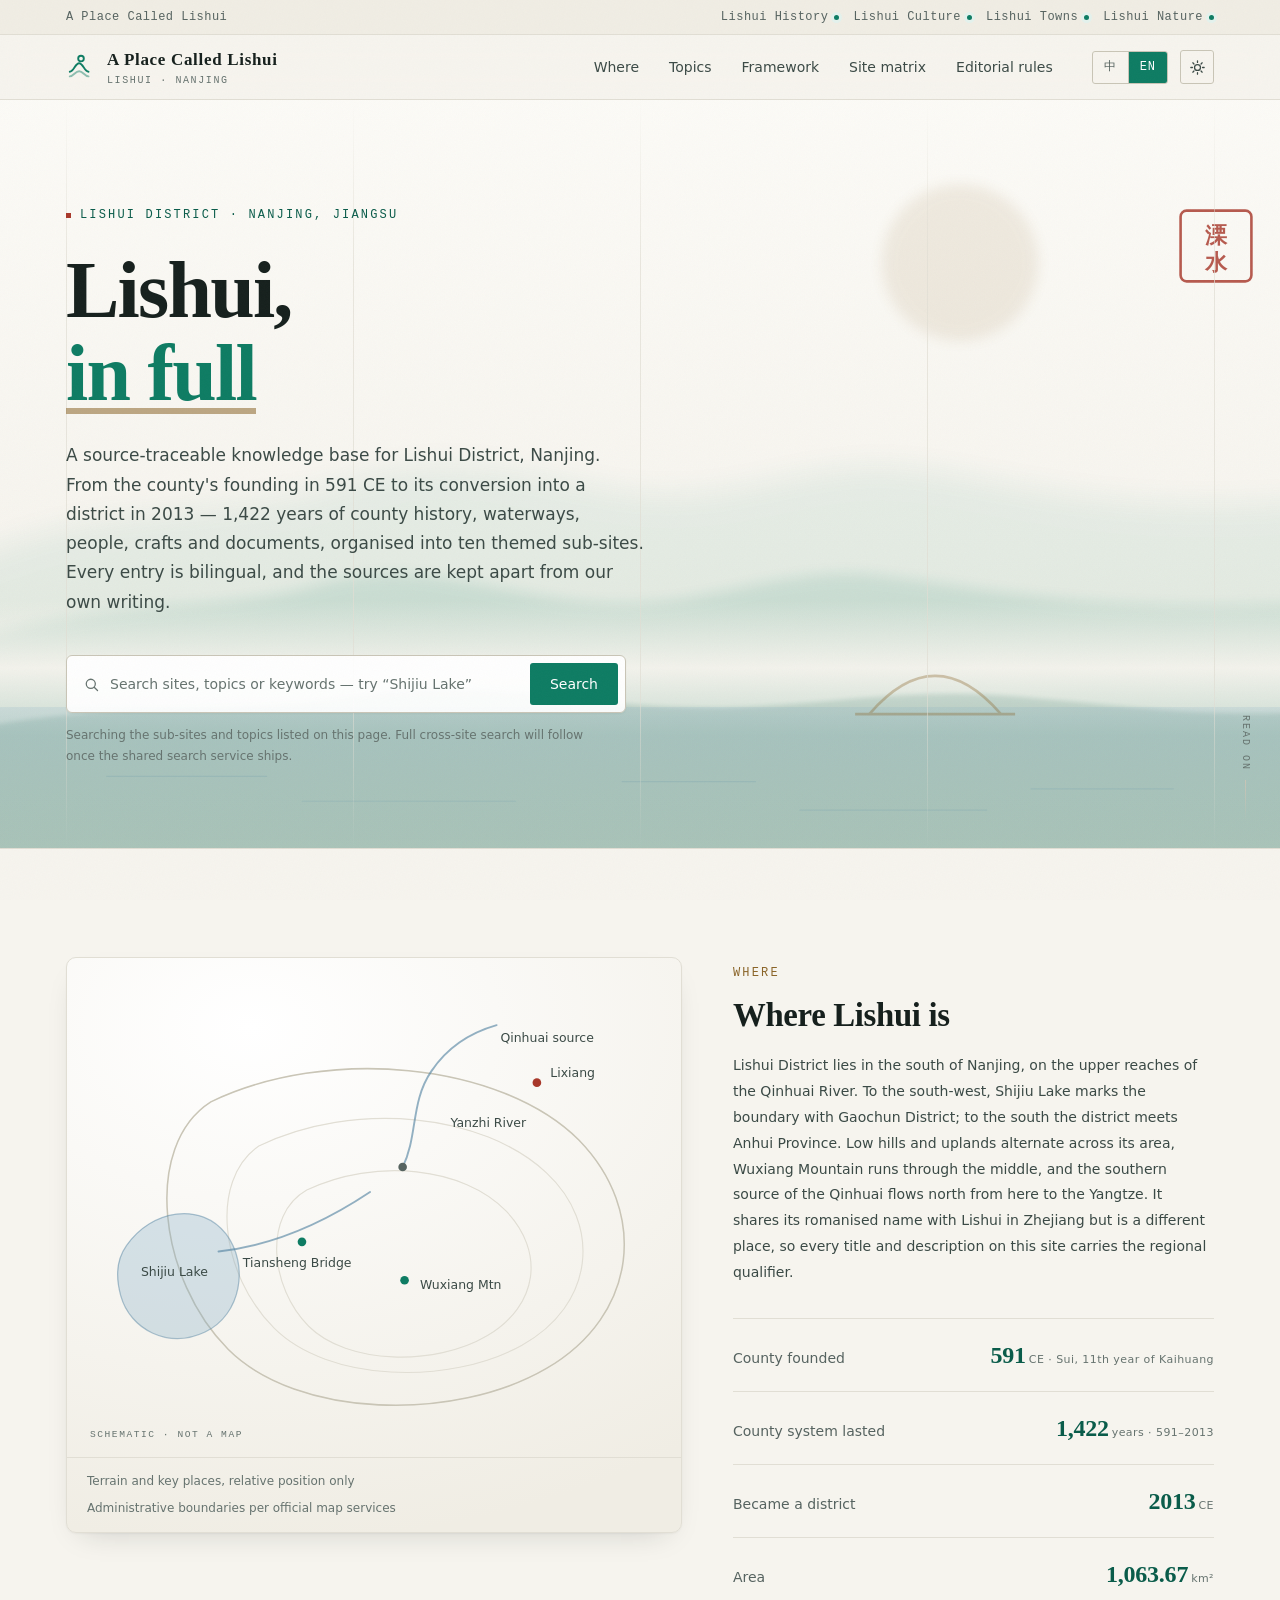
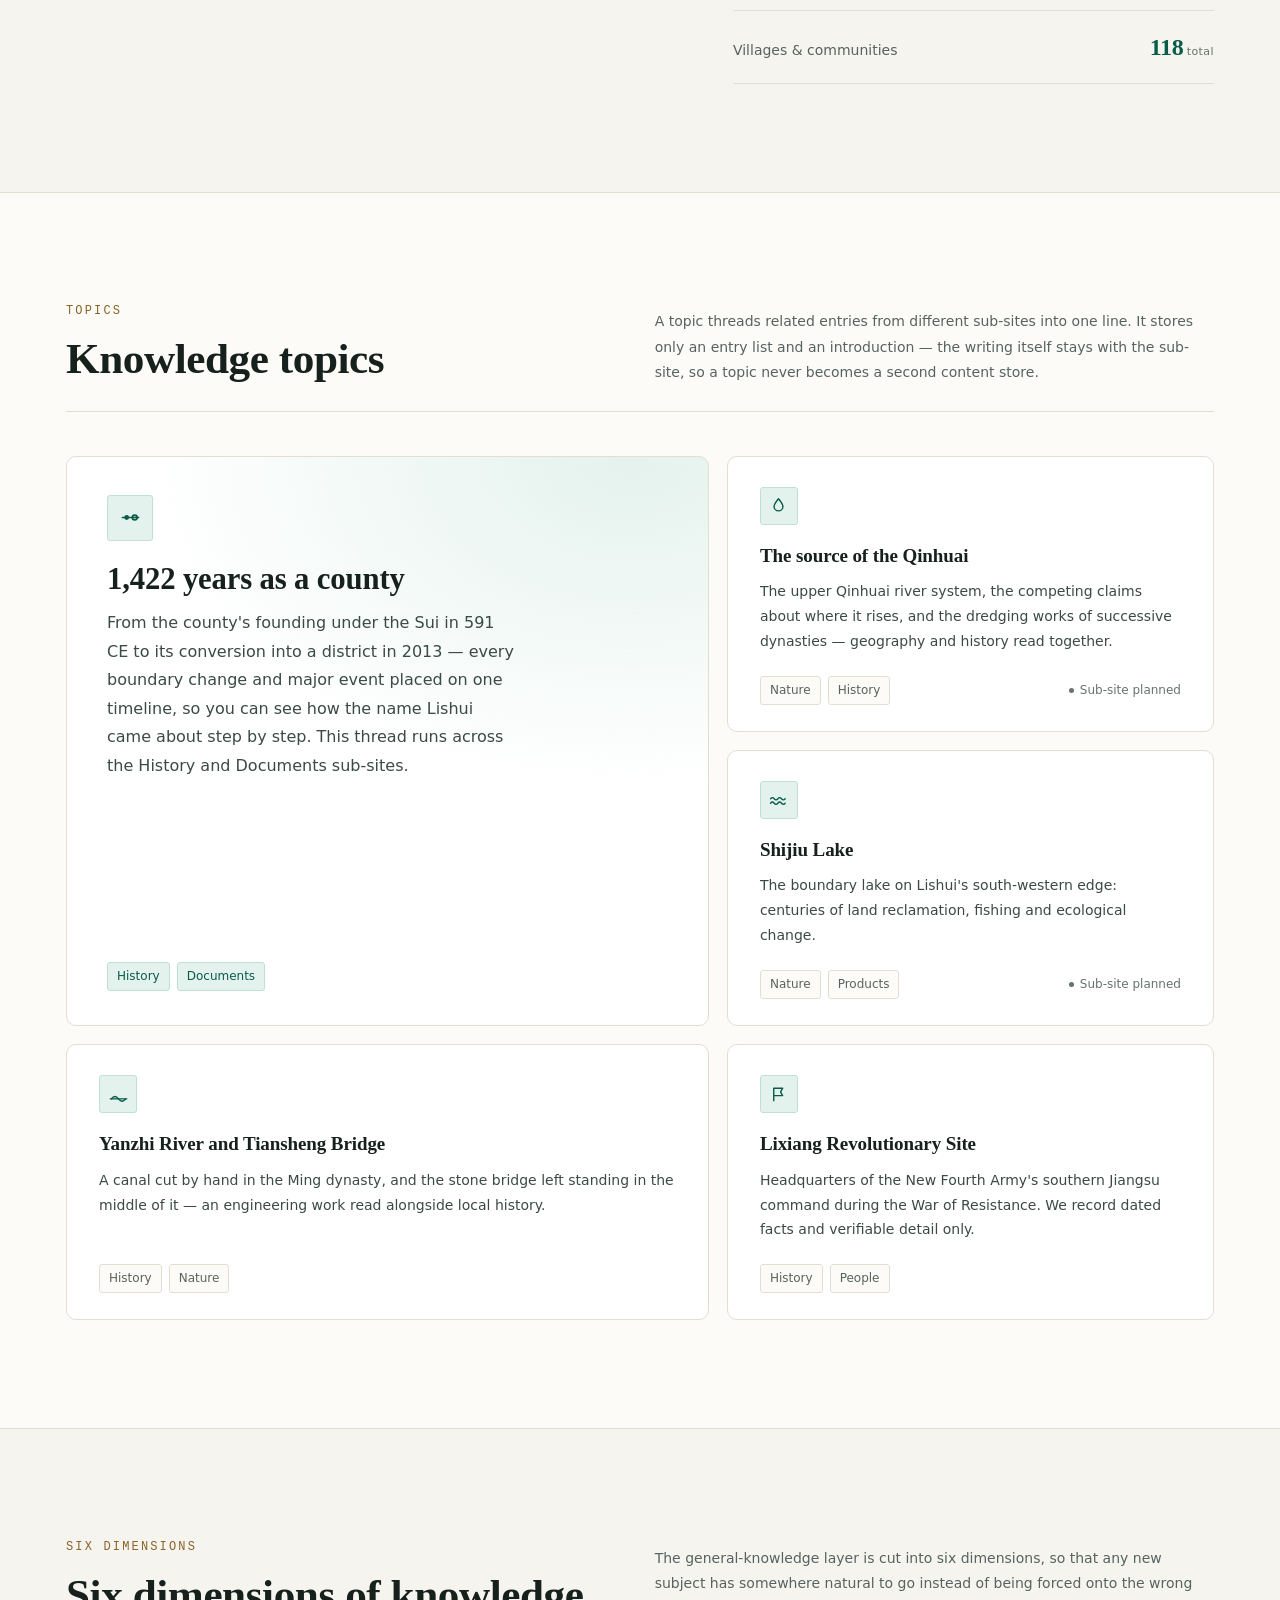
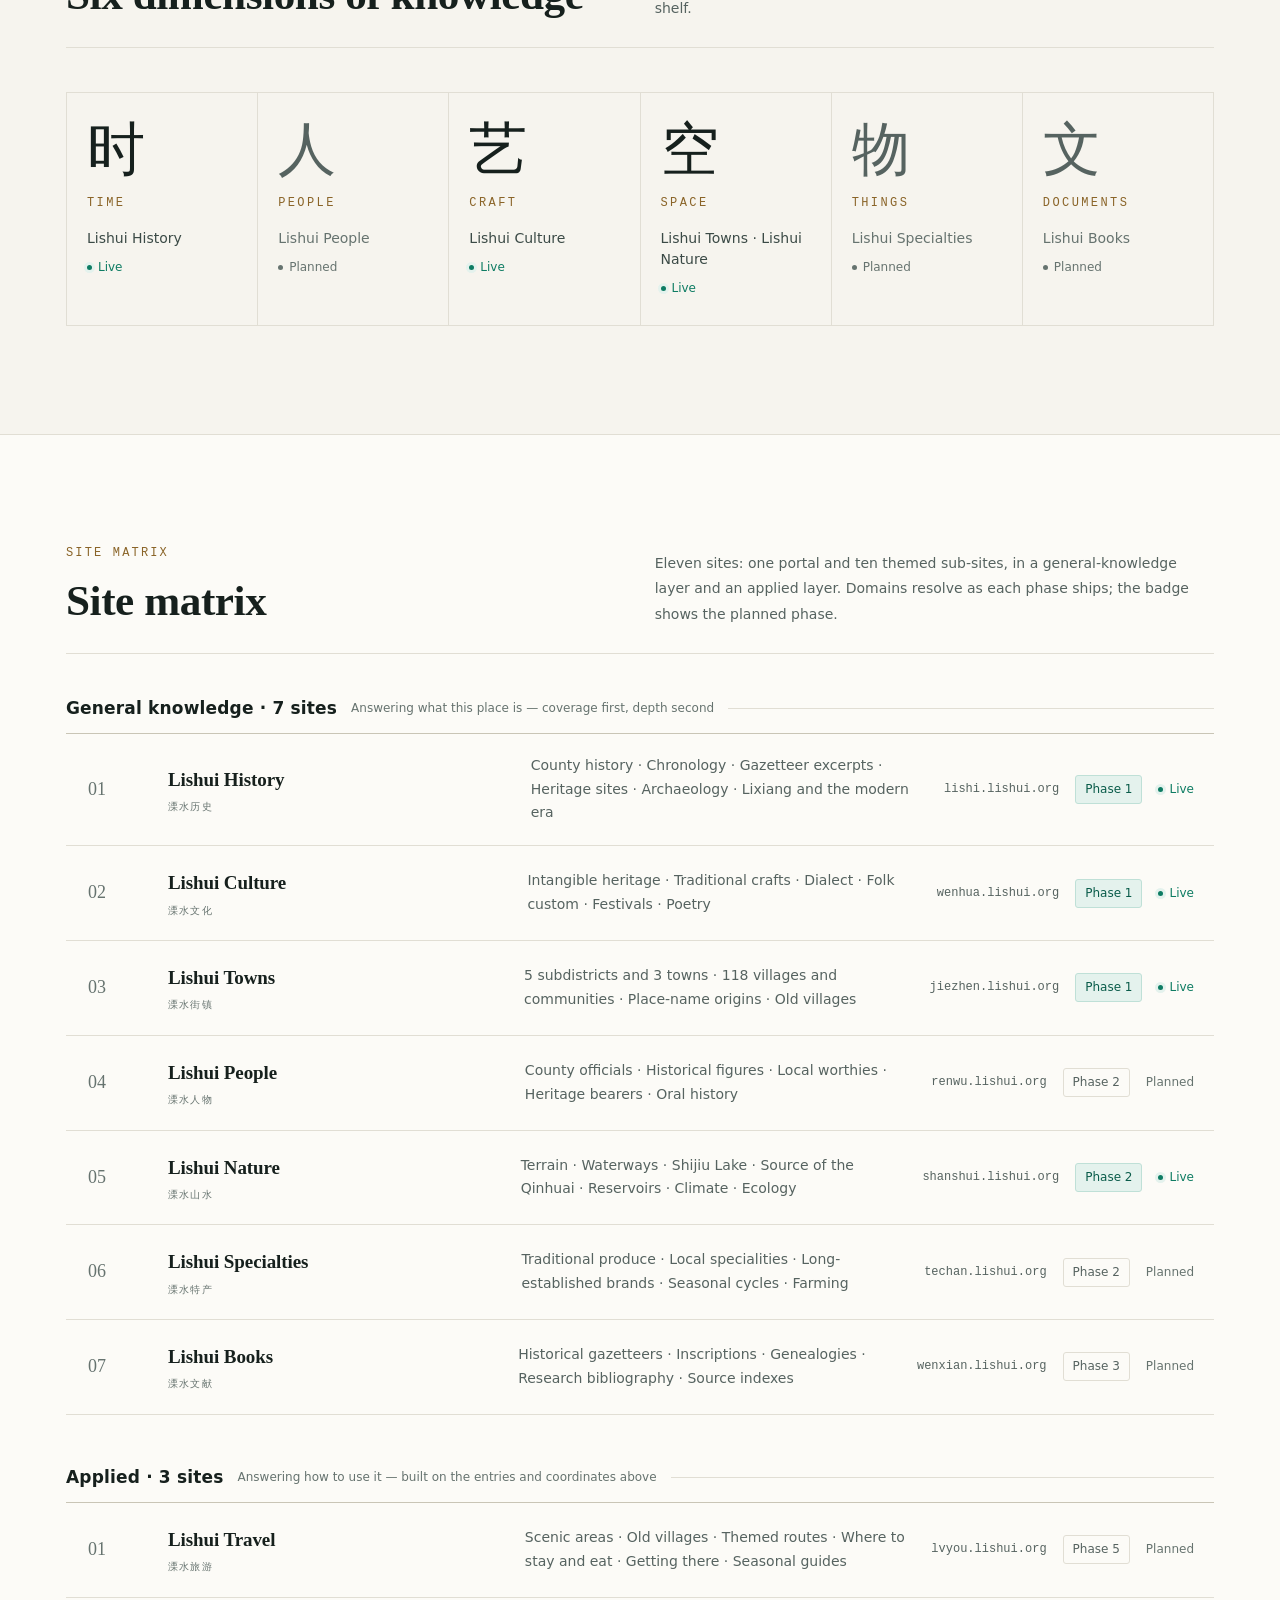
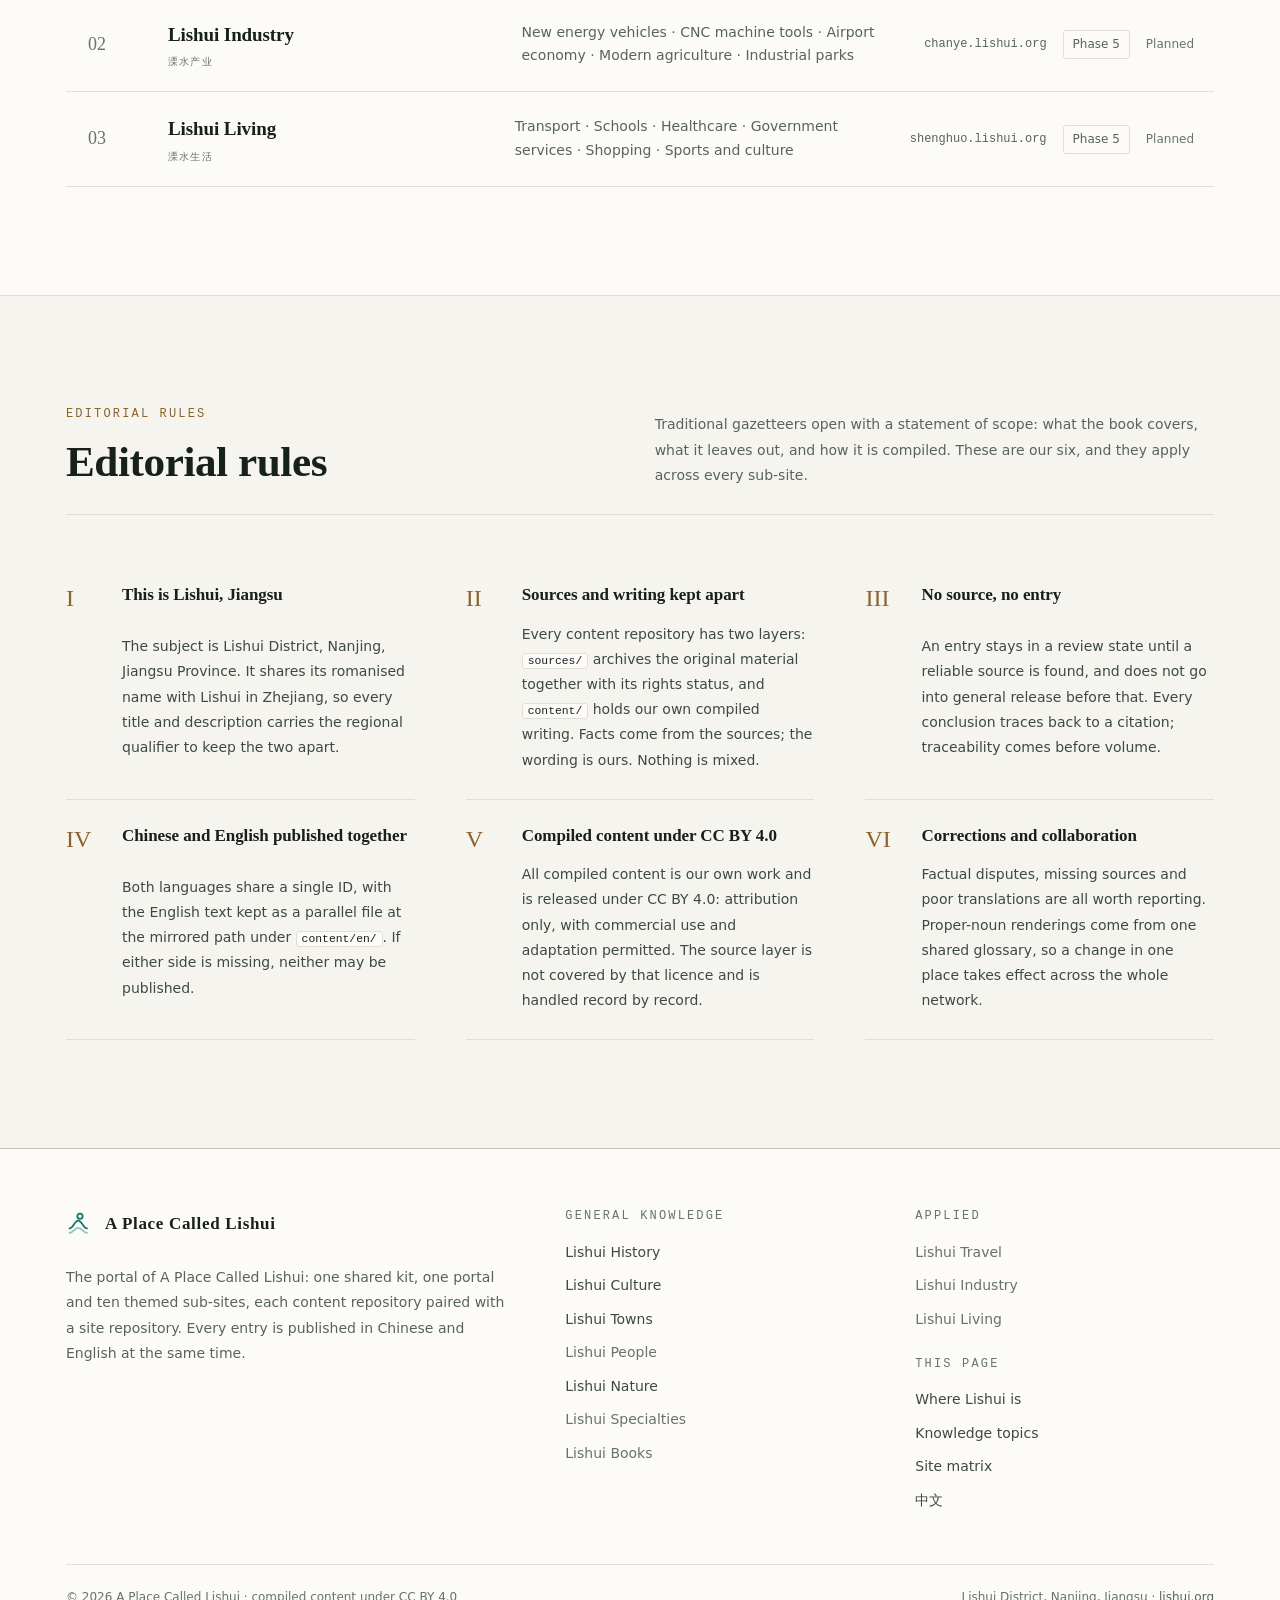
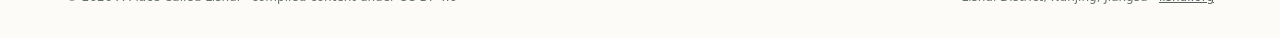
<file: en/index.html>
<!DOCTYPE html>
<html lang="en" data-theme="light">
<head>
<meta charset="UTF-8">
<meta name="viewport" content="width=device-width, initial-scale=1">
<title>A Place Called Lishui · History, culture and tradition of Lishui District, Nanjing</title>
<meta name="description" content="A bilingual, source-traceable knowledge base for Lishui District, Nanjing: ten themed sub-sites covering time, people, craft, space, things and documents.">
<meta name="theme-color" content="#F6F4EE">
<link rel="icon" href="../assets/img/favicon.svg" type="image/svg+xml">
<link rel="canonical" href="https://lishui.org/en/">
<link rel="alternate" hreflang="zh-Hans" href="https://lishui.org/">
<link rel="alternate" hreflang="en" href="https://lishui.org/en/">
<link rel="alternate" hreflang="x-default" href="https://lishui.org/">

<meta property="og:type" content="website">
<meta property="og:site_name" content="A Place Called Lishui · Nanjing, Jiangsu">
<meta property="og:locale" content="en_US">
<meta property="og:locale:alternate" content="zh_CN">
<meta property="og:title" content="A Place Called Lishui · History, culture and tradition of Lishui District, Nanjing">
<meta property="og:description" content="A bilingual, source-traceable knowledge base for Lishui District, Nanjing: ten themed sub-sites covering time, people, craft, space, things and documents.">
<meta property="og:url" content="https://lishui.org/en/">
<meta property="og:image" content="https://lishui.org/assets/img/og-cover.jpg">
<meta property="og:image:type" content="image/jpeg">
<meta property="og:image:width" content="1200">
<meta property="og:image:height" content="630">
<meta property="og:image:alt" content="A Place Called Lishui · Lishui District, Nanjing">
<meta name="twitter:card" content="summary_large_image">
<meta name="twitter:title" content="A Place Called Lishui · Lishui District, Nanjing">
<meta name="twitter:description" content="History, culture and tradition of Lishui District, Nanjing: ten themed sub-sites, bilingual, source-traceable.">
<meta name="twitter:image" content="https://lishui.org/assets/img/og-cover.jpg">

<script>
  /* Set the theme before styles apply, so a reload never flashes light-then-dark;
     mark the script as present so scroll-reveal only hides content when it can
     bring it back — if this fails, everything stays visible */
  (function () {
    document.documentElement.classList.add('js');
    var t = null;
    try { t = localStorage.getItem('lishui-theme'); } catch (e) { /* private mode */ }
    if (!t) {
      t = window.matchMedia && window.matchMedia('(prefers-color-scheme: dark)').matches ? 'dark' : 'light';
    }
    document.documentElement.setAttribute('data-theme', t);
    var m = document.querySelector('meta[name="theme-color"]');
    if (m) m.setAttribute('content', t === 'dark' ? '#0C1211' : '#F6F4EE');
  })();
</script>

<link rel="stylesheet" href="../assets/css/site.css">
<noscript>
  <style>
    .hero__inner > * { animation: none; opacity: 1; transform: none; }
    .hero__title em::after { transform: scaleX(1); }
  </style>
</noscript>

<script type="application/ld+json">
{
  "@context": "https://schema.org",
  "@graph": [
    {
      "@type": "WebSite",
      "@id": "https://lishui.org/#website",
      "url": "https://lishui.org/",
      "name": "A Place Called Lishui",
      "alternateName": "溧水一方",
      "description": "A bilingual, source-traceable knowledge base for Lishui District, Nanjing: ten themed sub-sites on history, culture and tradition.",
      "inLanguage": ["zh-Hans", "en"],
      "publisher": { "@id": "https://lishui.org/#organization" },
      "hasPart": [
        { "@id": "https://lishi.lishui.org/#website" },
        { "@id": "https://wenhua.lishui.org/#website" }
      ]
    },
    {
      "@type": "Organization",
      "@id": "https://lishui.org/#organization",
      "name": "A Place Called Lishui",
      "alternateName": "溧水一方",
      "url": "https://lishui.org/",
      "areaServed": { "@type": "AdministrativeArea", "name": "Lishui District, Nanjing, Jiangsu" }
    },
    {
      "@type": "WebSite",
      "@id": "https://lishi.lishui.org/#website",
      "url": "https://lishi.lishui.org/",
      "name": "Lishui History",
      "alternateName": "溧水历史",
      "description": "History of Lishui: administrative changes, a chronological record, heritage sites and textual criticism of the old gazetteers. Bilingual, source by source.",
      "inLanguage": ["zh-Hans", "en"],
      "isPartOf": { "@id": "https://lishui.org/#website" },
      "publisher": { "@id": "https://lishui.org/#organization" }
    },
    {
      "@type": "WebSite",
      "@id": "https://wenhua.lishui.org/#website",
      "url": "https://wenhua.lishui.org/",
      "name": "Lishui Culture",
      "alternateName": "溧水文化",
      "description": "Culture of Lishui: intangible heritage, traditional crafts, cultural spaces, poetry and documents. Bilingual, source by source.",
      "inLanguage": ["zh-Hans", "en"],
      "isPartOf": { "@id": "https://lishui.org/#website" },
      "publisher": { "@id": "https://lishui.org/#organization" }
    }
  ]
}
</script>
</head>
<body>

<a class="skip-link" href="#main">Skip to main content</a>

<div class="netbar">
  <div class="wrap netbar__inner">
    <span class="netbar__here">A Place Called Lishui</span>
    <span class="netbar__sites">
      <a class="netbar__site" href="https://lishi.lishui.org/en/">Lishui History<span class="netbar__dot" aria-hidden="true"></span></a>
      <a class="netbar__site" href="https://wenhua.lishui.org/en/">Lishui Culture<span class="netbar__dot" aria-hidden="true"></span></a>
      <a class="netbar__site" href="https://jiezhen.lishui.org/en/">Lishui Towns<span class="netbar__dot" aria-hidden="true"></span></a>
      <a class="netbar__site" href="https://shanshui.lishui.org/en/">Lishui Nature<span class="netbar__dot" aria-hidden="true"></span></a>
    </span>
  </div>
</div>

<header class="topbar">
  <div class="wrap topbar__inner">
    <a class="wordmark" href="/" aria-label="A Place Called Lishui home">
      <svg class="wordmark__mark" viewBox="0 0 32 32" fill="none" aria-hidden="true">
        <path d="M4 21c4.2 0 5.8-9 10-9s5.8 9 10 9" stroke="currentColor" stroke-width="2" stroke-linecap="round"/>
        <path d="M4 26c4.2 0 5.8-5.5 10-5.5s5.8 5.5 10 5.5" stroke="currentColor" stroke-width="2" stroke-linecap="round" opacity=".45"/>
        <circle cx="16" cy="7" r="3" stroke="currentColor" stroke-width="2"/>
      </svg>
      <span>
        <span class="wordmark__text">A Place Called Lishui</span>
        <span class="wordmark__sub">Lishui · Nanjing</span>
      </span>
    </a>

    <nav class="topnav" aria-label="Main navigation">
      <a href="#geo">Where</a>
      <a href="#topics">Topics</a>
      <a href="#dimensions">Framework</a>
      <a href="#sites">Site matrix</a>
      <a href="#rules">Editorial rules</a>
    </nav>

    <div class="topbar__tools">
      <div class="langswitch" role="group" aria-label="Interface language">
        <a href="../index.html" lang="zh-Hans" hreflang="zh-Hans" data-lang-switch>中</a>
        <a href="index.html" aria-current="true" lang="en" data-lang-switch>EN</a>
      </div>
      <button class="iconbtn" type="button" data-theme-toggle aria-pressed="false"
              aria-label="Switch to dark mode" data-label-dark="Switch to dark mode" data-label-light="Switch to light mode">
        <svg class="iconbtn__sun" viewBox="0 0 24 24" fill="none" aria-hidden="true">
          <circle cx="12" cy="12" r="4.2" stroke="currentColor" stroke-width="1.8"/>
          <path d="M12 2.6v2.2M12 19.2v2.2M2.6 12h2.2M19.2 12h2.2M5.4 5.4l1.6 1.6M17 17l1.6 1.6M18.6 5.4L17 7M7 17l-1.6 1.6"
                stroke="currentColor" stroke-width="1.8" stroke-linecap="round"/>
        </svg>
        <svg class="iconbtn__moon" viewBox="0 0 24 24" fill="none" aria-hidden="true">
          <path d="M20 14.2A8.4 8.4 0 0 1 9.8 4a8.6 8.6 0 1 0 10.2 10.2z" stroke="currentColor" stroke-width="1.8" stroke-linejoin="round"/>
        </svg>
      </button>
    </div>
  </div>
  <div class="progress" data-progress></div>
</header>

<main id="main">

  <!-- ========== Hero ========== -->
  <section class="hero">
    <div class="hero__bg" aria-hidden="true">
      <svg viewBox="0 0 1440 900" preserveAspectRatio="xMidYMid slice">
        <defs>
          <linearGradient id="sky" x1="0" y1="0" x2="0" y2="1">
            <stop offset="0" style="stop-color:var(--h-sky-1)"/>
            <stop offset=".6" style="stop-color:var(--h-sky-2)"/>
            <stop offset="1" style="stop-color:var(--h-sky-3)"/>
          </linearGradient>
          <linearGradient id="mist" x1="0" y1="0" x2="0" y2="1">
            <stop offset="0" style="stop-color:var(--h-mist);stop-opacity:0"/>
            <stop offset=".5" style="stop-color:var(--h-mist);stop-opacity:.92"/>
            <stop offset="1" style="stop-color:var(--h-mist);stop-opacity:0"/>
          </linearGradient>
          <linearGradient id="water" x1="0" y1="0" x2="0" y2="1">
            <stop offset="0" style="stop-color:var(--h-water-1);stop-opacity:.17"/>
            <stop offset="1" style="stop-color:var(--h-water-2);stop-opacity:.04"/>
          </linearGradient>
          <filter id="b-lg"><feGaussianBlur stdDeviation="16"/></filter>
          <filter id="b-md"><feGaussianBlur stdDeviation="7"/></filter>
          <filter id="b-sm"><feGaussianBlur stdDeviation="2.4"/></filter>
        </defs>

        <rect width="1440" height="900" style="fill:url(#sky)"/>
        <circle cx="1080" cy="212" r="88" filter="url(#b-md)" style="fill:var(--h-sun);opacity:.10"/>

        <path d="M-60 556C130 468 250 504 380 460 505 418 585 450 700 468 830 488 905 428 1030 443 1155 458 1240 498 1500 476L1500 900-60 900Z"
              filter="url(#b-lg)" style="fill:var(--h-far);opacity:.07"/>
        <path d="M-60 648C120 583 235 610 350 576 470 541 545 583 660 594 790 607 870 550 990 564 1120 579 1235 610 1500 594L1500 900-60 900Z"
              filter="url(#b-md)" style="fill:var(--h-far);opacity:.11"/>

        <rect y="592" width="1440" height="152" style="fill:url(#mist)"/>

        <path d="M-60 742C140 700 260 722 400 700 540 678 620 706 760 712 900 718 1000 688 1140 700 1270 711 1360 726 1500 716L1500 900-60 900Z"
              filter="url(#b-sm)" style="fill:var(--h-near);opacity:.13"/>

        <rect y="712" width="1440" height="188" style="fill:url(#water)"/>
        <g stroke-width="1.4" stroke-linecap="round" style="stroke:var(--h-water-2);stroke-opacity:.15">
          <path d="M120 790h180M340 818h240M700 796h150M900 828h210M1160 804h160"/>
        </g>
        <g fill="none" stroke-width="3" style="stroke:var(--h-bridge);opacity:.34">
          <path d="M978 720q74-86 148 0"/>
          <path d="M962 720h180"/>
        </g>
      </svg>
    </div>

    <div class="hero__seal" aria-hidden="true">
      <svg viewBox="0 0 88 88">
        <rect x="3" y="3" width="82" height="82" rx="7" fill="none" stroke="currentColor" stroke-width="3"/>
        <text x="44" y="40">溧</text>
        <text x="44" y="72">水</text>
      </svg>
    </div>

    <div class="hero__rule" aria-hidden="true">
      <span></span>
      <span></span>
      <span></span>
      <span></span>
      <span></span>
    </div>

    <div class="wrap">
      <div class="hero__inner">
        <p class="eyebrow">Lishui District · Nanjing, Jiangsu</p>
        <h1 class="hero__title">Lishui,<br><em>in full</em></h1>
        <p class="hero__lede">
          A source-traceable knowledge base for Lishui District, Nanjing. From the county's founding in
          591 CE to its conversion into a district in 2013 — 1,422 years of county history, waterways,
          people, crafts and documents, organised into ten themed sub-sites. Every entry is bilingual,
          and the sources are kept apart from our own writing.
        </p>

        <form class="searchbar" role="search" data-search-form>
          <svg viewBox="0 0 24 24" fill="none" aria-hidden="true">
            <circle cx="11" cy="11" r="6.4" stroke="currentColor" stroke-width="1.8"/>
            <path d="M15.8 15.8L20.5 20.5" stroke="currentColor" stroke-width="1.8" stroke-linecap="round"/>
          </svg>
          <label class="sr-only" for="q">Search sub-sites and knowledge topics</label>
          <input id="q" type="search" placeholder="Search sites, topics or keywords — try “Shijiu Lake”" autocomplete="off" data-search-input>
          <button class="searchbar__btn" type="submit">Search</button>
        </form>
        <p class="searchhint">Searching the sub-sites and topics listed on this page. Full cross-site search will follow once the shared search service ships.</p>
      </div>
    </div>

    <a class="hero__scroll" href="#geo">Read on</a>
  </section>

  <!-- ========== Where ========== -->
  <section class="section" id="geo">
    <div class="wrap">
      <div class="geo">
        <figure class="geo__map reveal">
          <svg viewBox="0 0 640 520" role="img"
               aria-label="Schematic of Lishui's terrain and key places: Shijiu Lake in the west, Wuxiang Mountain and the main town in the centre, the Yanzhi River running north-east from the lake into the Qinhuai River, and Lixiang in the north. Schematic only, not an accurate map.">
            <path class="contour" d="M150 150C270 92 452 108 534 190 606 264 596 372 500 428 404 484 240 480 168 408 96 336 78 196 150 150Z"/>
            <path class="contour contour--soft" d="M200 196C300 148 434 162 500 224 558 278 550 362 474 404 398 446 272 442 216 386 160 330 148 232 200 196Z"/>
            <path class="contour contour--soft" d="M250 242C322 208 414 218 458 264 498 306 492 362 438 394 384 426 292 424 252 384 212 344 204 268 250 242Z"/>

            <path class="lake" d="M62 300C88 262 140 254 166 288 190 320 182 372 144 390 106 408 66 388 56 352 50 330 52 314 62 300Z"/>

            <path class="river" d="M350 218C366 186 358 150 380 118 396 94 420 78 448 70"/>
            <path class="river river--slow" d="M158 306C214 300 268 276 316 244"/>

            <circle class="dot dot--brand" cx="245" cy="296" r="4.5"/>
            <circle class="dot dot--brand" cx="352" cy="336" r="4.5"/>
            <circle class="dot" cx="350" cy="218" r="4.5"/>
            <circle class="dot dot--seal" cx="490" cy="130" r="4.5"/>

            <text x="112" y="332" text-anchor="middle">Shijiu Lake</text>
            <text x="368" y="345">Wuxiang Mtn</text>
            <text x="240" y="322" text-anchor="middle">Tiansheng Bridge</text>
            <text x="400" y="176">Yanzhi River</text>
            <text x="452" y="88">Qinhuai source</text>
            <text x="504" y="124">Lixiang</text>

            <text class="maphint" x="24" y="500">SCHEMATIC · NOT A MAP</text>
          </svg>
          <figcaption class="geo__cap">
            <span>Terrain and key places, relative position only</span>
            <span>Administrative boundaries per official map services</span>
          </figcaption>
        </figure>

        <div class="geo__body reveal">
          <p class="section__eyebrow">Where</p>
          <h2 class="geo__title">Where Lishui is</h2>
          <p class="geo__text">
            Lishui District lies in the south of Nanjing, on the upper reaches of the Qinhuai River.
            To the south-west, Shijiu Lake marks the boundary with Gaochun District; to the south the
            district meets Anhui Province. Low hills and uplands alternate across its area, Wuxiang
            Mountain runs through the middle, and the southern source of the Qinhuai flows north from
            here to the Yangtze. It shares its romanised name with Lishui in Zhejiang but is a different
            place, so every title and description on this site carries the regional qualifier.
          </p>

          <div class="facts">
            <div class="fact">
              <span class="fact__label">County founded</span>
              <span class="fact__value">591<small>CE · Sui, 11th year of Kaihuang</small></span>
            </div>
            <div class="fact">
              <span class="fact__label">County system lasted</span>
              <span class="fact__value">1,422<small>years · 591–2013</small></span>
            </div>
            <div class="fact">
              <span class="fact__label">Became a district</span>
              <span class="fact__value">2013<small>CE</small></span>
            </div>
            <div class="fact">
              <span class="fact__label">Area</span>
              <span class="fact__value">1,063.67<small>km²</small></span>
            </div>
            <div class="fact">
              <span class="fact__label">Villages &amp; communities</span>
              <span class="fact__value">118<small>total</small></span>
            </div>
          </div>
        </div>
      </div>
    </div>
  </section>

  <!-- ========== Topics ========== -->
  <section class="section section--soft" id="topics">
    <div class="wrap">
      <div class="section__head">
        <div>
          <p class="section__eyebrow">Topics</p>
          <h2 class="section__title">Knowledge topics</h2>
        </div>
        <p class="section__note">
          A topic threads related entries from different sub-sites into one line. It stores only an entry
          list and an introduction — the writing itself stays with the sub-site, so a topic never becomes
          a second content store.
        </p>
      </div>

      <div class="filterbar" data-filterbar role="status">
        <span>Filtering: <strong data-filtertext></strong></span>
        <button type="button" data-filter-clear>Clear filter</button>
      </div>

      <div class="topics" data-search-group>
        <a class="topic topic--lead reveal" href="https://lishi.lishui.org/en/" data-searchable
           data-search-text="1422 years county history founding boundary change 591 2013 gazetteer 建县 沿革 历史 文献">
          <span class="topic__glyph">
            <svg viewBox="0 0 24 24" fill="none" aria-hidden="true">
              <path d="M3.6 12h16.8" stroke="currentColor" stroke-width="1.8" stroke-linecap="round"/>
              <circle cx="8" cy="12" r="2.5" fill="currentColor"/>
              <circle cx="16.4" cy="12" r="2.5" stroke="currentColor" stroke-width="1.8"/>
            </svg>
          </span>
          <h3 class="topic__title">1,422 years as a county</h3>
          <p class="topic__desc">From the county's founding under the Sui in 591 CE to its conversion into a district in 2013 — every boundary change and major event placed on one timeline, so you can see how the name Lishui came about step by step. This thread runs across the History and Documents sub-sites.</p>
          <span class="topic__foot">
            <span class="chip">History</span>
            <span class="chip">Documents</span>
          </span>
        </a>

        <a class="topic reveal" data-searchable
           data-search-text="Qinhuai river source upper reaches dredging waterways 秦淮源头 水系 疏浚 山水 历史">
          <span class="topic__glyph">
            <svg viewBox="0 0 24 24" fill="none" aria-hidden="true">
              <path d="M12 3.4c3.4 4.1 5.6 7 5.6 9.8a5.6 5.6 0 1 1-11.2 0c0-2.8 2.2-5.7 5.6-9.8z"
                    stroke="currentColor" stroke-width="1.8" stroke-linejoin="round"/>
            </svg>
          </span>
          <h3 class="topic__title">The source of the Qinhuai</h3>
          <p class="topic__desc">The upper Qinhuai river system, the competing claims about where it rises, and the dredging works of successive dynasties — geography and history read together.</p>
          <span class="topic__foot">
            <span class="chip">Nature</span>
            <span class="chip">History</span>
            <span class="status topic__status">Sub-site planned</span>
          </span>
        </a>

        <a class="topic reveal" data-searchable
           data-search-text="Shijiu Lake boundary lake reclamation fishing ecology 石臼湖 围垦 渔业 生态 山水 特产">
          <span class="topic__glyph">
            <svg viewBox="0 0 24 24" fill="none" aria-hidden="true">
              <path d="M2 9.8q2.3-2.8 4.6 0t4.6 0 4.6 0 4.6 0" stroke="currentColor" stroke-width="1.8" stroke-linecap="round"/>
              <path d="M2 15.4q2.3-2.8 4.6 0t4.6 0 4.6 0 4.6 0" stroke="currentColor" stroke-width="1.8" stroke-linecap="round"/>
            </svg>
          </span>
          <h3 class="topic__title">Shijiu Lake</h3>
          <p class="topic__desc">The boundary lake on Lishui's south-western edge: centuries of land reclamation, fishing and ecological change.</p>
          <span class="topic__foot">
            <span class="chip">Nature</span>
            <span class="chip">Products</span>
            <span class="status topic__status">Sub-site planned</span>
          </span>
        </a>

        <a class="topic reveal" href="https://lishi.lishui.org/en/" data-searchable
           data-search-text="Yanzhi River Tiansheng Bridge canal Ming dynasty engineering 胭脂河 天生桥 明代 开凿 水利 历史 山水">
          <span class="topic__glyph">
            <svg viewBox="0 0 24 24" fill="none" aria-hidden="true">
              <path d="M3 17.5q4.5-6 9 0t9 0" stroke="currentColor" stroke-width="1.8" stroke-linecap="round"/>
              <path d="M1.6 17.5h20.8" stroke="currentColor" stroke-width="1.8" stroke-linecap="round"/>
            </svg>
          </span>
          <h3 class="topic__title">Yanzhi River and Tiansheng Bridge</h3>
          <p class="topic__desc">A canal cut by hand in the Ming dynasty, and the stone bridge left standing in the middle of it — an engineering work read alongside local history.</p>
          <span class="topic__foot">
            <span class="chip">History</span>
            <span class="chip">Nature</span>
          </span>
        </a>

        <a class="topic reveal" href="https://lishi.lishui.org/en/" data-searchable
           data-search-text="Lixiang New Fourth Army War of Resistance southern Jiangsu headquarters 红色李巷 新四军 抗战 历史 人物">
          <span class="topic__glyph">
            <svg viewBox="0 0 24 24" fill="none" aria-hidden="true">
              <path d="M6 20.4V4.2h11.2l-2.6 4.6 2.6 4.6H6" stroke="currentColor" stroke-width="1.8" stroke-linejoin="round"/>
            </svg>
          </span>
          <h3 class="topic__title">Lixiang Revolutionary Site</h3>
          <p class="topic__desc">Headquarters of the New Fourth Army's southern Jiangsu command during the War of Resistance. We record dated facts and verifiable detail only.</p>
          <span class="topic__foot">
            <span class="chip">History</span>
            <span class="chip">People</span>
          </span>
        </a>
      </div>

      <p class="noresult" data-noresult>No matching sub-site or topic. Try another keyword, or clear the filter.</p>
    </div>
  </section>

  <!-- ========== Framework ========== -->
  <section class="section" id="dimensions">
    <div class="wrap">
      <div class="section__head">
        <div>
          <p class="section__eyebrow">Six Dimensions</p>
          <h2 class="section__title">Six dimensions of knowledge</h2>
        </div>
        <p class="section__note">
          The general-knowledge layer is cut into six dimensions, so that any new subject has somewhere
          natural to go instead of being forced onto the wrong shelf.
        </p>
      </div>

      <div class="dims reveal">
        <a class="dim" href="https://lishi.lishui.org/en/">
          <span class="dim__char">时</span>
          <span class="dim__label">Time</span>
          <span class="dim__site">Lishui History</span>
          <span class="status dim__status" data-status="live">Live</span>
        </a>
        <a class="dim">
          <span class="dim__char">人</span>
          <span class="dim__label">People</span>
          <span class="dim__site">Lishui People</span>
          <span class="status dim__status">Planned</span>
        </a>
        <a class="dim" href="https://wenhua.lishui.org/en/">
          <span class="dim__char">艺</span>
          <span class="dim__label">Craft</span>
          <span class="dim__site">Lishui Culture</span>
          <span class="status dim__status" data-status="live">Live</span>
        </a>
        <a class="dim" href="https://jiezhen.lishui.org/en/">
          <span class="dim__char">空</span>
          <span class="dim__label">Space</span>
          <span class="dim__site">Lishui Towns · Lishui Nature</span>
          <span class="status dim__status" data-status="live">Live</span>
        </a>
        <a class="dim">
          <span class="dim__char">物</span>
          <span class="dim__label">Things</span>
          <span class="dim__site">Lishui Specialties</span>
          <span class="status dim__status">Planned</span>
        </a>
        <a class="dim">
          <span class="dim__char">文</span>
          <span class="dim__label">Documents</span>
          <span class="dim__site">Lishui Books</span>
          <span class="status dim__status">Planned</span>
        </a>
      </div>
    </div>
  </section>

  <!-- ========== Site matrix ========== -->
  <section class="section section--soft" id="sites">
    <div class="wrap">
      <div class="section__head">
        <div>
          <p class="section__eyebrow">Site Matrix</p>
          <h2 class="section__title">Site matrix</h2>
        </div>
        <p class="section__note">
          Eleven sites: one portal and ten themed sub-sites, in a general-knowledge layer and an applied
          layer. Domains resolve as each phase ships; the badge shows the planned phase.
        </p>
      </div>

      <div class="group" data-search-group>
        <div class="group__head">
          <h3 class="group__title"><span class="group__dot"></span>General knowledge · 7 sites</h3>
          <span class="group__meta">Answering what this place is — coverage first, depth second</span>
          <span class="group__rule"></span>
        </div>

        <div class="rows">
          <a class="row reveal" href="https://lishi.lishui.org/en/" data-searchable
             data-search-text="Lishui History county chronology gazetteer heritage archaeology Lixiang Yanzhi 溧水历史 建置沿革 大事记 文物古迹 第1期">
            <span class="row__no">01</span>
            <span>
              <span class="row__name">Lishui History</span>
              <span class="row__alt">溧水历史</span>
            </span>
            <span class="row__desc">County history · Chronology · Gazetteer excerpts · Heritage sites · Archaeology · Lixiang and the modern era</span>
            <span class="row__end">
              <code class="row__host">lishi.lishui.org</code>
              <span class="badge">Phase 1</span>
              <span class="status" data-status="live">Live</span>
            </span>
          </a>

          <a class="row reveal" href="https://wenhua.lishui.org/en/" data-searchable
             data-search-text="Lishui Culture intangible heritage crafts dialect folk custom festivals poetry 溧水文化 非遗 传统技艺 方言 民俗 第1期">
            <span class="row__no">02</span>
            <span>
              <span class="row__name">Lishui Culture</span>
              <span class="row__alt">溧水文化</span>
            </span>
            <span class="row__desc">Intangible heritage · Traditional crafts · Dialect · Folk custom · Festivals · Poetry</span>
            <span class="row__end">
              <code class="row__host">wenhua.lishui.org</code>
              <span class="badge">Phase 1</span>
              <span class="status" data-status="live">Live</span>
            </span>
          </a>

          <a class="row reveal" href="https://jiezhen.lishui.org/en/" data-searchable
             data-search-text="Lishui Towns subdistricts towns villages communities place names old villages 溧水街镇 街道 镇 地名 古村落 第1期">
            <span class="row__no">03</span>
            <span>
              <span class="row__name">Lishui Towns</span>
              <span class="row__alt">溧水街镇</span>
            </span>
            <span class="row__desc">5 subdistricts and 3 towns · 118 villages and communities · Place-name origins · Old villages</span>
            <span class="row__end">
              <code class="row__host">jiezhen.lishui.org</code>
              <span class="badge">Phase 1</span>
              <span class="status" data-status="live">Live</span>
            </span>
          </a>

          <a class="row reveal" data-searchable
             data-search-text="Lishui People officials historical figures worthies heritage bearers oral history 溧水人物 职官 名人 乡贤 传承人 第2期">
            <span class="row__no">04</span>
            <span>
              <span class="row__name">Lishui People</span>
              <span class="row__alt">溧水人物</span>
            </span>
            <span class="row__desc">County officials · Historical figures · Local worthies · Heritage bearers · Oral history</span>
            <span class="row__end">
              <code class="row__host">renwu.lishui.org</code>
              <span class="badge badge--later">Phase 2</span>
              <span class="status">Planned</span>
            </span>
          </a>

          <a class="row reveal" href="https://shanshui.lishui.org/en/" data-searchable
             data-search-text="Lishui Nature terrain waterways Shijiu Lake Qinhuai source reservoirs climate ecology Wuxiang 溧水山水 地形 水系 石臼湖 秦淮源头 第2期">
            <span class="row__no">05</span>
            <span>
              <span class="row__name">Lishui Nature</span>
              <span class="row__alt">溧水山水</span>
            </span>
            <span class="row__desc">Terrain · Waterways · Shijiu Lake · Source of the Qinhuai · Reservoirs · Climate · Ecology</span>
            <span class="row__end">
              <code class="row__host">shanshui.lishui.org</code>
              <span class="badge">Phase 2</span>
              <span class="status" data-status="live">Live</span>
            </span>
          </a>

          <a class="row reveal" data-searchable
             data-search-text="Lishui Specialties produce long-established brands seasonal farming 溧水特产 物产 名产 老字号 时令 第2期">
            <span class="row__no">06</span>
            <span>
              <span class="row__name">Lishui Specialties</span>
              <span class="row__alt">溧水特产</span>
            </span>
            <span class="row__desc">Traditional produce · Local specialities · Long-established brands · Seasonal cycles · Farming</span>
            <span class="row__end">
              <code class="row__host">techan.lishui.org</code>
              <span class="badge badge--later">Phase 2</span>
              <span class="status">Planned</span>
            </span>
          </a>

          <a class="row reveal" data-searchable
             data-search-text="Lishui Books gazetteers inscriptions genealogies research bibliography indexes 溧水文献 旧志 碑刻 家谱 论著 第3期">
            <span class="row__no">07</span>
            <span>
              <span class="row__name">Lishui Books</span>
              <span class="row__alt">溧水文献</span>
            </span>
            <span class="row__desc">Historical gazetteers · Inscriptions · Genealogies · Research bibliography · Source indexes</span>
            <span class="row__end">
              <code class="row__host">wenxian.lishui.org</code>
              <span class="badge badge--later">Phase 3</span>
              <span class="status">Planned</span>
            </span>
          </a>
        </div>
      </div>

      <div class="group group--app" data-search-group>
        <div class="group__head">
          <h3 class="group__title"><span class="group__dot"></span>Applied · 3 sites</h3>
          <span class="group__meta">Answering how to use it — built on the entries and coordinates above</span>
          <span class="group__rule"></span>
        </div>

        <div class="rows">
          <a class="row reveal" data-searchable
             data-search-text="Lishui Travel scenic areas old villages routes stay eat getting there 溧水旅游 景区 线路 住宿 第5期">
            <span class="row__no">01</span>
            <span>
              <span class="row__name">Lishui Travel</span>
              <span class="row__alt">溧水旅游</span>
            </span>
            <span class="row__desc">Scenic areas · Old villages · Themed routes · Where to stay and eat · Getting there · Seasonal guides</span>
            <span class="row__end">
              <code class="row__host">lvyou.lishui.org</code>
              <span class="badge badge--later">Phase 5</span>
              <span class="status">Planned</span>
            </span>
          </a>

          <a class="row reveal" data-searchable
             data-search-text="Lishui Industry new energy vehicles CNC machine tools airport economy agriculture parks 溧水产业 新能源汽车 数控机床 临空经济 第5期">
            <span class="row__no">02</span>
            <span>
              <span class="row__name">Lishui Industry</span>
              <span class="row__alt">溧水产业</span>
            </span>
            <span class="row__desc">New energy vehicles · CNC machine tools · Airport economy · Modern agriculture · Industrial parks</span>
            <span class="row__end">
              <code class="row__host">chanye.lishui.org</code>
              <span class="badge badge--later">Phase 5</span>
              <span class="status">Planned</span>
            </span>
          </a>

          <a class="row reveal" data-searchable
             data-search-text="Lishui Living transport schools healthcare government services shopping sports 溧水生活 交通 教育 医疗 政务 第5期">
            <span class="row__no">03</span>
            <span>
              <span class="row__name">Lishui Living</span>
              <span class="row__alt">溧水生活</span>
            </span>
            <span class="row__desc">Transport · Schools · Healthcare · Government services · Shopping · Sports and culture</span>
            <span class="row__end">
              <code class="row__host">shenghuo.lishui.org</code>
              <span class="badge badge--later">Phase 5</span>
              <span class="status">Planned</span>
            </span>
          </a>
        </div>
      </div>

      <p class="noresult" data-noresult>No matching sub-site. Try another keyword, or clear the filter.</p>
    </div>
  </section>

  <!-- ========== Editorial rules ========== -->
  <section class="section" id="rules">
    <div class="wrap">
      <div class="section__head">
        <div>
          <p class="section__eyebrow">Editorial Rules</p>
          <h2 class="section__title">Editorial rules</h2>
        </div>
        <p class="section__note">
          Traditional gazetteers open with a statement of scope: what the book covers, what it leaves
          out, and how it is compiled. These are our six, and they apply across every sub-site.
        </p>
      </div>

      <div class="rules">
        <div class="rule-item reveal">
          <span class="rule-item__no">I</span>
          <h3 class="rule-item__title">This is Lishui, Jiangsu</h3>
          <p class="rule-item__text">The subject is Lishui District, Nanjing, Jiangsu Province. It shares its romanised name with Lishui in Zhejiang, so every title and description carries the regional qualifier to keep the two apart.</p>
        </div>

        <div class="rule-item reveal">
          <span class="rule-item__no">II</span>
          <h3 class="rule-item__title">Sources and writing kept apart</h3>
          <p class="rule-item__text">Every content repository has two layers: <code>sources/</code> archives the original material together with its rights status, and <code>content/</code> holds our own compiled writing. Facts come from the sources; the wording is ours. Nothing is mixed.</p>
        </div>

        <div class="rule-item reveal">
          <span class="rule-item__no">III</span>
          <h3 class="rule-item__title">No source, no entry</h3>
          <p class="rule-item__text">An entry stays in a review state until a reliable source is found, and does not go into general release before that. Every conclusion traces back to a citation; traceability comes before volume.</p>
        </div>

        <div class="rule-item reveal">
          <span class="rule-item__no">IV</span>
          <h3 class="rule-item__title">Chinese and English published together</h3>
          <p class="rule-item__text">Both languages share a single ID, with the English text kept as a parallel file at the mirrored path under <code>content/en/</code>. If either side is missing, neither may be published.</p>
        </div>

        <div class="rule-item reveal">
          <span class="rule-item__no">V</span>
          <h3 class="rule-item__title">Compiled content under CC BY 4.0</h3>
          <p class="rule-item__text">All compiled content is our own work and is released under CC BY 4.0: attribution only, with commercial use and adaptation permitted. The source layer is not covered by that licence and is handled record by record.</p>
        </div>

        <div class="rule-item reveal">
          <span class="rule-item__no">VI</span>
          <h3 class="rule-item__title">Corrections and collaboration</h3>
          <p class="rule-item__text">Factual disputes, missing sources and poor translations are all worth reporting. Proper-noun renderings come from one shared glossary, so a change in one place takes effect across the whole network.</p>
        </div>
      </div>
    </div>
  </section>

</main>

<footer class="footer">
  <div class="wrap">
    <div class="footer__grid">
      <div>
        <div class="footer__brand">
          <svg viewBox="0 0 32 32" fill="none" aria-hidden="true">
            <path d="M4 21c4.2 0 5.8-9 10-9s5.8 9 10 9" stroke="currentColor" stroke-width="2" stroke-linecap="round"/>
            <path d="M4 26c4.2 0 5.8-5.5 10-5.5s5.8 5.5 10 5.5" stroke="currentColor" stroke-width="2" stroke-linecap="round" opacity=".45"/>
            <circle cx="16" cy="7" r="3" stroke="currentColor" stroke-width="2"/>
          </svg>
          <span>A Place Called Lishui</span>
        </div>
        <p class="footer__about">
          The portal of A Place Called Lishui: one shared kit, one portal and ten themed
          sub-sites, each content repository paired with a site repository. Every entry is published in
          Chinese and English at the same time.
        </p>
      </div>

      <div>
        <h4>General knowledge</h4>
        <div class="footer__links">
          <a href="https://lishi.lishui.org/en/">Lishui History</a>
          <a href="https://wenhua.lishui.org/en/">Lishui Culture</a>
          <a href="https://jiezhen.lishui.org/en/">Lishui Towns</a>
          <a>Lishui People</a>
          <a href="https://shanshui.lishui.org/en/">Lishui Nature</a>
          <a>Lishui Specialties</a>
          <a>Lishui Books</a>
        </div>
      </div>

      <div>
        <h4>Applied</h4>
        <div class="footer__links">
          <a>Lishui Travel</a>
          <a>Lishui Industry</a>
          <a>Lishui Living</a>
        </div>
        <h4 style="margin-top:26px">This page</h4>
        <div class="footer__links">
          <a href="#geo">Where Lishui is</a>
          <a href="#topics">Knowledge topics</a>
          <a href="#sites">Site matrix</a>
          <a href="../index.html" hreflang="zh-Hans" lang="zh-Hans" data-lang-switch>中文</a>
        </div>
      </div>
    </div>

    <div class="footer__bottom">
      <span>© <span data-year>2026</span> A Place Called Lishui · compiled content under CC BY 4.0</span>
      <span>Lishui District, Nanjing, Jiangsu · <a href="https://lishui.org/">lishui.org</a></span>
    </div>
  </div>
</footer>

<script src="../assets/js/site.js"></script>
</body>
</html>
</file>
<file: assets/css/site.css>
/* ==========================================================================
   溧水一方 · lishui.org
   设计语言：志书界格 + 水墨。纸色为底，青绿为主，赭金为辅，朱红仅用于印。
   明暗两套主题由 :root[data-theme] 切换。
   ========================================================================== */

/* ---------- 令牌 ---------- */

:root {
  /* 画布与表面（暖纸） */
  --bg: #F6F4EE;
  --bg-soft: #FCFBF7;
  --surface: #FFFFFF;
  --surface-2: #F0EDE4;
  --surface-3: #E8E4D9;

  /* 文字：三级灰阶均满足 4.5:1 对比度，最小号元信息也读得清 */
  --ink: #16201D;
  --ink-2: #3B4A46;
  --ink-3: #566360;
  --ink-4: #66736F;

  /* 界格描边 */
  --line: #E1DED4;
  --line-strong: #C9C5B6;

  /* 主色：青绿（通识层） */
  --brand: #0E7C63;
  --brand-ink: #0A5C4A;
  --brand-soft: #E4F2ED;
  --brand-line: #BFE0D7;

  /* 辅色：赭金（功能层与非遗） */
  --gold: #8A6428;
  --gold-ink: #6B4C1B;
  --gold-soft: #F3EDDF;
  --gold-line: #E0D2B4;

  /* 印色：朱红，仅用于印与状态点 */
  --seal: #A8382A;

  /* 水色（用于地形示意） */
  --water: #7FA9C4;
  --water-deep: #4E7F9E;

  --shadow-sm: 0 1px 2px rgba(22, 32, 29, .05);
  --shadow: 0 1px 2px rgba(22, 32, 29, .04), 0 12px 30px -16px rgba(22, 32, 29, .22);
  --shadow-lg: 0 2px 4px rgba(22, 32, 29, .04), 0 30px 64px -28px rgba(22, 32, 29, .3);

  --radius-sm: 3px;
  --radius: 6px;
  --radius-lg: 10px;

  --font-sans: system-ui, -apple-system, "Segoe UI", "PingFang SC", "Hiragino Sans GB", "Microsoft YaHei", "Noto Sans CJK SC", sans-serif;
  --font-serif: "Iowan Old Style", "Palatino Linotype", Palatino, Georgia, "Songti SC", "Source Han Serif SC", "Noto Serif CJK SC", "STSong", "SimSun", serif;
  --font-mono: ui-monospace, "SFMono-Regular", "Cascadia Mono", Consolas, "Liberation Mono", monospace;

  /* 字阶 */
  --t-hero: clamp(2.6rem, 6.6vw, 5rem);
  --t-h2: clamp(1.75rem, 3.4vw, 2.7rem);
  --t-h3: 1.1875rem;
  --t-lead: clamp(1.0625rem, 1.3vw, 1.1875rem);
  --t-body: 1rem;
  --t-sm: .875rem;
  --t-xs: .75rem;

  --wrap: 1200px;
  --gutter: 26px;
  --topbar-h: 64px;

  /* 缓动签名：进场统一用它 */
  --ease: cubic-bezier(.16, 1, .3, 1);
  --ease-soft: cubic-bezier(.22, .61, .36, 1);

  color-scheme: light;
}

:root[data-theme="dark"] {
  --bg: #0C1211;
  --bg-soft: #101716;
  --surface: #131B1A;
  --surface-2: #18211F;
  --surface-3: #1F2A28;

  --ink: #E9EEEC;
  --ink-2: #B3C0BC;
  --ink-3: #93A09B;
  --ink-4: #7C8984;

  --line: #222E2C;
  --line-strong: #34433E;

  --brand: #4CCBA4;
  --brand-ink: #8FE3C8;
  --brand-soft: #0F2C26;
  --brand-line: #1D463D;

  --gold: #D3AC6E;
  --gold-ink: #E6C892;
  --gold-soft: #26200F;
  --gold-line: #42381F;

  --seal: #DC6A57;

  --water: #5C86A2;
  --water-deep: #7FA9C4;

  --shadow-sm: 0 1px 2px rgba(0, 0, 0, .5);
  --shadow: 0 1px 2px rgba(0, 0, 0, .5), 0 14px 34px -18px rgba(0, 0, 0, .8);
  --shadow-lg: 0 2px 6px rgba(0, 0, 0, .55), 0 32px 68px -30px rgba(0, 0, 0, .9);

  color-scheme: dark;
}

/* ---------- 基础 ---------- */

*, *::before, *::after { box-sizing: border-box; }

/* 组件的 display 会盖掉浏览器默认的 [hidden]，筛选依赖它 */
[hidden] { display: none !important; }

html {
  scroll-behavior: smooth;
  scroll-padding-top: calc(var(--topbar-h) + 16px);
  -webkit-text-size-adjust: 100%;
}

body {
  margin: 0;
  background: var(--bg);
  color: var(--ink);
  font-family: var(--font-sans);
  font-size: var(--t-body);
  line-height: 1.75;
  font-kerning: normal;
  -webkit-font-smoothing: antialiased;
  text-rendering: optimizeLegibility;
}

/* 纸纹：极淡，只提供触感，不参与识别 */
body::after {
  content: "";
  position: fixed;
  inset: 0;
  z-index: 9999;
  pointer-events: none;
  opacity: .028;
  background-image: url("data:image/svg+xml,%3Csvg xmlns='http://www.w3.org/2000/svg' width='180' height='180'%3E%3Cfilter id='n'%3E%3CfeTurbulence type='fractalNoise' baseFrequency='.82' numOctaves='3'/%3E%3C/filter%3E%3Crect width='180' height='180' filter='url(%23n)'/%3E%3C/svg%3E");
}
:root[data-theme="dark"] body::after { opacity: .02; }

h1, h2, h3, h4 {
  font-family: var(--font-serif);
  font-weight: 600;
  line-height: 1.18;
  letter-spacing: -.01em;
  margin: 0;
  text-wrap: balance;
}

p { margin: 0; }
a { color: inherit; }

svg { display: block; }

:focus-visible {
  outline: 2px solid var(--brand);
  outline-offset: 3px;
  border-radius: 2px;
}

::selection { background: var(--brand-soft); color: var(--brand-ink); }

.wrap {
  width: 100%;
  max-width: var(--wrap);
  margin: 0 auto;
  padding: 0 var(--gutter);
}

.sr-only {
  position: absolute;
  width: 1px; height: 1px;
  padding: 0; margin: -1px;
  overflow: hidden;
  clip: rect(0 0 0 0);
  white-space: nowrap;
  border: 0;
}

.skip-link {
  position: absolute;
  left: 50%;
  top: 8px;
  transform: translate(-50%, -160%);
  z-index: 200;
  padding: 10px 18px;
  background: var(--brand);
  color: #FFFFFF;
  border-radius: var(--radius);
  font-size: var(--t-sm);
  text-decoration: none;
  transition: transform .2s var(--ease);
}
.skip-link:focus { transform: translate(-50%, 0); }

/* ---------- 站群带 ----------
   门户与分站共用一条细带：门户这头列已上线的分站，分站那头指回门户。
   从搜索引擎直接落进分站的读者，靠它知道自己在站群里的位置。 */

.netbar {
  background: var(--surface-2);
  border-bottom: 1px solid var(--line);
  font-family: var(--font-mono);
  font-size: var(--t-xs);
  letter-spacing: .04em;
}

.netbar__inner {
  min-height: 34px;
  display: flex;
  align-items: center;
  gap: 16px;
}

.netbar__here { color: var(--ink-3); }

.netbar__sites {
  display: flex;
  align-items: center;
  gap: 14px;
  margin-left: auto;
}

.netbar__site {
  display: inline-flex;
  align-items: center;
  gap: 6px;
  color: var(--ink-3);
  text-decoration: none;
  transition: color .18s var(--ease-soft);
}
.netbar__site:hover { color: var(--brand); }
.netbar__dot {
  width: 5px; height: 5px;
  border-radius: 50%;
  background: var(--brand);
  box-shadow: 0 0 0 3px var(--brand-soft);
}

/* ---------- 顶栏 ---------- */

.topbar {
  position: sticky;
  top: 0;
  z-index: 60;
  background: color-mix(in srgb, var(--bg) 88%, transparent);
  backdrop-filter: saturate(170%) blur(14px);
  -webkit-backdrop-filter: saturate(170%) blur(14px);
  border-bottom: 1px solid var(--line);
}

.topbar__inner {
  min-height: var(--topbar-h);
  display: flex;
  align-items: center;
  gap: 26px;
}

.progress {
  position: absolute;
  left: 0;
  bottom: -1px;
  height: 2px;
  width: 0;
  background: var(--brand);
  transition: width .12s linear;
}

.wordmark {
  display: inline-flex;
  align-items: center;
  gap: 11px;
  text-decoration: none;
  flex: none;
}
.wordmark__mark {
  width: 30px; height: 30px;
  color: var(--brand);
  flex: none;
}
.wordmark__text {
  font-family: var(--font-serif);
  font-size: 1.0625rem;
  font-weight: 600;
  letter-spacing: .04em;
  line-height: 1.15;
}
.wordmark__sub {
  display: block;
  font-family: var(--font-mono);
  font-size: 10px;
  letter-spacing: .16em;
  text-transform: uppercase;
  color: var(--ink-4);
  line-height: 1.4;
}

.topnav {
  display: flex;
  align-items: center;
  gap: 4px;
  margin-left: auto;
  overflow-x: auto;
  scrollbar-width: none;
}
.topnav::-webkit-scrollbar { display: none; }
.topnav a {
  position: relative;
  padding: 8px 13px;
  font-size: var(--t-sm);
  color: var(--ink-2);
  text-decoration: none;
  white-space: nowrap;
  border-radius: var(--radius-sm);
  transition: color .18s var(--ease-soft);
}
.topnav a::after {
  content: "";
  position: absolute;
  left: 13px; right: 13px; bottom: 3px;
  height: 1.5px;
  background: var(--brand);
  transform: scaleX(0);
  transform-origin: left;
  transition: transform .32s var(--ease);
}
.topnav a:hover { color: var(--ink); }
.topnav a:hover::after { transform: scaleX(1); }

.topbar__tools {
  display: flex;
  align-items: center;
  gap: 12px;
  flex: none;
}

.langswitch {
  display: inline-flex;
  border: 1px solid var(--line-strong);
  border-radius: var(--radius-sm);
  overflow: hidden;
}
.langswitch a {
  padding: 5px 11px;
  font-size: var(--t-xs);
  font-family: var(--font-mono);
  letter-spacing: .08em;
  color: var(--ink-3);
  text-decoration: none;
  transition: background-color .18s var(--ease-soft), color .18s var(--ease-soft);
}
.langswitch a + a { border-left: 1px solid var(--line-strong); }
.langswitch a[aria-current="true"] {
  background: var(--brand);
  color: #FFFFFF;
}
.langswitch a:not([aria-current="true"]):hover { background: var(--surface-2); color: var(--ink); }

.iconbtn {
  width: 34px; height: 34px;
  display: grid;
  place-items: center;
  padding: 0;
  border: 1px solid var(--line-strong);
  border-radius: var(--radius-sm);
  background: transparent;
  color: var(--ink-2);
  cursor: pointer;
  transition: border-color .18s var(--ease-soft), color .18s var(--ease-soft), background-color .18s var(--ease-soft);
}
.iconbtn:hover { border-color: var(--brand); color: var(--brand-ink); background: var(--brand-soft); }
.iconbtn svg { width: 17px; height: 17px; }
.iconbtn__moon { display: none; }
:root[data-theme="dark"] .iconbtn__sun { display: none; }
:root[data-theme="dark"] .iconbtn__moon { display: block; }

/* ---------- 首屏 ---------- */

.hero {
  position: relative;
  isolation: isolate;
  overflow: hidden;
  border-bottom: 1px solid var(--line);
}

/* 首屏水墨：颜色全部走变量，深浅两套主题各画一遍 */
.hero__bg {
  --h-sky-1: #FCFBF7;
  --h-sky-2: #F6F4EE;
  --h-sky-3: #EFECE2;
  --h-far: #0E7C63;
  --h-near: #0A5C4A;
  --h-mist: #F6F4EE;
  --h-water-1: #7FA9C4;
  --h-water-2: #4E7F9E;
  --h-sun: #8A6428;
  --h-bridge: #8A6428;

  position: absolute;
  inset: 0;
  z-index: -2;
  width: 100%;
  height: 100%;
}
:root[data-theme="dark"] .hero__bg {
  --h-sky-1: #121A19;
  --h-sky-2: #0F1615;
  --h-sky-3: #0A0F0E;
  --h-far: #4CCBA4;
  --h-near: #8FE3C8;
  --h-mist: #0C1211;
  --h-water-1: #5C86A2;
  --h-water-2: #7FA9C4;
  --h-sun: #D3AC6E;
  --h-bridge: #D3AC6E;
}
.hero__bg svg { width: 100%; height: 100%; }

/* 首屏印章：全站唯一的朱红，用作署名 */
.hero__seal {
  position: absolute;
  right: var(--gutter);
  top: clamp(70px, 12vh, 130px);
  z-index: -1;
  width: 76px;
  height: 76px;
  color: var(--seal);
  opacity: .82;
  pointer-events: none;
}
.hero__seal svg { width: 100%; height: 100%; }
.hero__seal text {
  font-family: var(--font-serif);
  font-size: 25px;
  font-weight: 600;
  fill: currentColor;
  text-anchor: middle;
}

/* 界格：首屏竖线 */
.hero__rule {
  position: absolute;
  inset: 0;
  z-index: -1;
  max-width: var(--wrap);
  margin: 0 auto;
  padding: 0 var(--gutter);
  pointer-events: none;
}
.hero__rule span {
  position: absolute;
  top: 0; bottom: 0;
  width: 1px;
  background: linear-gradient(to bottom, transparent, var(--line) 22%, var(--line) 78%, transparent);
  opacity: .7;
}
/* 竖线对齐 .wrap 的内容区，而不是容器外沿 */
.hero__rule span:nth-child(1) { left: var(--gutter); }
.hero__rule span:nth-child(2) { left: calc(var(--gutter) + (100% - var(--gutter) * 2) * .25); }
.hero__rule span:nth-child(3) { left: calc(var(--gutter) + (100% - var(--gutter) * 2) * .5); }
.hero__rule span:nth-child(4) { left: calc(var(--gutter) + (100% - var(--gutter) * 2) * .75); }
.hero__rule span:nth-child(5) { left: calc(100% - var(--gutter)); }

.hero__inner {
  position: relative;
  padding: clamp(64px, 11vh, 124px) 0 clamp(56px, 9vh, 96px);
  max-width: 780px;
}

.eyebrow {
  display: inline-flex;
  align-items: center;
  gap: 9px;
  font-family: var(--font-mono);
  font-size: var(--t-xs);
  letter-spacing: .18em;
  text-transform: uppercase;
  color: var(--brand-ink);
}
.eyebrow::before {
  content: "";
  width: 5px; height: 5px;
  background: var(--seal);
  flex: none;
}

.hero__title {
  margin-top: 22px;
  font-size: var(--t-hero);
  line-height: 1.04;
  letter-spacing: -.022em;
}
.hero__title em {
  font-style: normal;
  color: var(--brand);
  position: relative;
  white-space: nowrap;
}
.hero__title em::after {
  content: "";
  position: absolute;
  left: 0; right: 0; bottom: .04em;
  height: .07em;
  background: var(--gold);
  opacity: .55;
  transform: scaleX(0);
  transform-origin: left;
  animation: brush 1.1s var(--ease) .75s forwards;
}
@keyframes brush { to { transform: scaleX(1); } }

.hero__lede {
  margin-top: 26px;
  max-width: 34em;
  font-size: var(--t-lead);
  line-height: 1.72;
  color: var(--ink-2);
}

/* 查找 */
.searchbar {
  position: relative;
  margin-top: 38px;
  display: flex;
  align-items: center;
  gap: 10px;
  max-width: 560px;
  padding: 7px 7px 7px 16px;
  background: color-mix(in srgb, var(--surface) 92%, transparent);
  border: 1px solid var(--line-strong);
  border-radius: var(--radius);
  box-shadow: var(--shadow-sm);
  transition: border-color .2s var(--ease-soft), box-shadow .2s var(--ease-soft);
}
.searchbar:focus-within {
  border-color: var(--brand);
  box-shadow: 0 0 0 3px var(--brand-soft);
}
.searchbar > svg {
  width: 17px; height: 17px;
  color: var(--ink-4);
  flex: none;
}
.searchbar input {
  flex: 1;
  min-width: 0;
  border: 0;
  background: none;
  font: inherit;
  font-size: var(--t-sm);
  color: var(--ink);
  padding: 9px 0;
}
.searchbar input::placeholder { color: var(--ink-4); }
.searchbar input:focus { outline: none; }
.searchbar__btn {
  flex: none;
  padding: 9px 20px;
  border: 0;
  border-radius: var(--radius-sm);
  background: var(--brand);
  color: #FFFFFF;
  font: inherit;
  font-size: var(--t-sm);
  cursor: pointer;
  transition: background-color .18s var(--ease-soft);
}
.searchbar__btn:hover { background: var(--brand-ink); }

.searchhint {
  margin-top: 12px;
  font-size: var(--t-xs);
  color: var(--ink-4);
  max-width: 44em;
}

/* 滚动提示 */
.hero__scroll {
  position: absolute;
  right: var(--gutter);
  bottom: 26px;
  display: flex;
  align-items: center;
  gap: 9px;
  font-family: var(--font-mono);
  font-size: 10px;
  letter-spacing: .2em;
  text-transform: uppercase;
  color: var(--ink-4);
  writing-mode: vertical-rl;
  text-decoration: none;
}
.hero__scroll::after {
  content: "";
  width: 1px; height: 42px;
  background: linear-gradient(to bottom, var(--line-strong), transparent);
}

/* ---------- 章节骨架 ---------- */

.section { padding: clamp(64px, 9vw, 108px) 0; }
.section--soft {
  background: var(--bg-soft);
  border-top: 1px solid var(--line);
  border-bottom: 1px solid var(--line);
}

.section__head {
  display: grid;
  grid-template-columns: minmax(0, 1fr) minmax(0, 1.05fr);
  gap: 20px 56px;
  align-items: end;
  padding-bottom: 26px;
  border-bottom: 1px solid var(--line);
  margin-bottom: 44px;
}
.section__eyebrow {
  font-family: var(--font-mono);
  font-size: var(--t-xs);
  letter-spacing: .18em;
  text-transform: uppercase;
  color: var(--gold);
  margin-bottom: 12px;
}
.section__title { font-size: var(--t-h2); }
.section__note {
  font-size: var(--t-sm);
  line-height: 1.8;
  color: var(--ink-3);
  max-width: 46em;
}

/* ---------- 溧水在哪里 ---------- */

.geo {
  display: grid;
  grid-template-columns: minmax(0, 1.28fr) minmax(0, 1fr);
  gap: clamp(30px, 4vw, 62px);
  align-items: start;
}

.geo__map {
  margin: 0;
  border: 1px solid var(--line);
  border-radius: var(--radius-lg);
  background:
    radial-gradient(120% 90% at 30% 12%, var(--surface) 0%, var(--surface-2) 100%);
  overflow: hidden;
  box-shadow: var(--shadow);
}
.geo__map svg { width: 100%; height: auto; }
.geo__cap {
  display: flex;
  flex-wrap: wrap;
  gap: 6px 20px;
  justify-content: space-between;
  padding: 13px 20px;
  border-top: 1px solid var(--line);
  font-size: var(--t-xs);
  color: var(--ink-4);
}

.geo__body { padding-top: 6px; }
.geo__title { font-size: clamp(1.5rem, 2.6vw, 2.05rem); }
.geo__text {
  margin-top: 18px;
  font-size: var(--t-sm);
  line-height: 1.85;
  color: var(--ink-2);
  max-width: 34em;
}

.facts {
  margin-top: 32px;
  border-top: 1px solid var(--line);
}
.fact {
  display: grid;
  grid-template-columns: minmax(0, 1fr) auto;
  gap: 4px 18px;
  align-items: baseline;
  padding: 15px 0;
  border-bottom: 1px solid var(--line);
}
.fact__label {
  font-size: var(--t-sm);
  color: var(--ink-3);
}
.fact__value {
  font-family: var(--font-serif);
  font-size: 1.5rem;
  font-weight: 600;
  font-variant-numeric: tabular-nums;
  letter-spacing: -.01em;
  color: var(--brand-ink);
  white-space: nowrap;
}
.fact__value small {
  font-family: var(--font-sans);
  font-size: .6875rem;
  font-weight: 400;
  color: var(--ink-4);
  margin-left: 3px;
  letter-spacing: .04em;
}

/* 地形示意：等高线、湖泊、河道、地点点 */
.geo__map svg text {
  font-family: var(--font-sans);
  font-size: 13px;
  fill: var(--ink-2);
}
.geo__map svg text.maphint {
  font-family: var(--font-mono);
  font-size: 10px;
  letter-spacing: .16em;
  fill: var(--ink-4);
}

.contour {
  fill: none;
  stroke: var(--line-strong);
  stroke-width: 1.6;
}
.contour--soft {
  stroke: var(--line);
  stroke-width: 1.2;
}

.lake {
  fill: var(--water);
  fill-opacity: .3;
  stroke: var(--water-deep);
  stroke-opacity: .45;
  stroke-width: 1.3;
}

/* 河道：进场时像墨迹一样淌出来 */
.river {
  fill: none;
  stroke: var(--water-deep);
  stroke-opacity: .6;
  stroke-width: 2;
  stroke-linecap: round;
  stroke-dasharray: 420;
  stroke-dashoffset: 420;
  animation: flow 8s var(--ease-soft) .35s forwards;
}
.river--slow { animation-duration: 12s; animation-delay: .8s; }
@keyframes flow { to { stroke-dashoffset: 0; } }

.dot { fill: var(--ink-3); }
.dot--ink { fill: var(--ink-2); }
.dot--brand { fill: var(--brand); }
.dot--gold { fill: var(--gold); }
.dot--seal { fill: var(--seal); }

/* ---------- 知识专题 ---------- */

.filterbar {
  display: none;
  align-items: center;
  gap: 14px;
  margin-bottom: 20px;
  padding: 10px 16px;
  border: 1px solid var(--brand-line);
  border-radius: var(--radius);
  background: var(--brand-soft);
  font-size: var(--t-sm);
  color: var(--brand-ink);
}
.filterbar[data-visible="true"] { display: flex; }
.filterbar button {
  margin-left: auto;
  padding: 5px 12px;
  border: 1px solid var(--brand-line);
  border-radius: var(--radius-sm);
  background: var(--surface);
  color: var(--brand-ink);
  font: inherit;
  font-size: var(--t-xs);
  cursor: pointer;
  transition: background-color .18s var(--ease-soft);
}
.filterbar button:hover { background: var(--surface-2); }

.topics {
  display: grid;
  grid-template-columns: minmax(0, 1.32fr) minmax(0, 1fr);
  gap: 18px;
}

.topic {
  position: relative;
  display: flex;
  flex-direction: column;
  padding: 30px 32px 26px;
  background: var(--surface);
  border: 1px solid var(--line);
  border-radius: var(--radius-lg);
  text-decoration: none;
  overflow: hidden;
  transition: border-color .3s var(--ease-soft), box-shadow .3s var(--ease-soft), transform .3s var(--ease);
}
.topic::before {
  content: "";
  position: absolute;
  left: 0; right: 0; top: 0;
  height: 2px;
  background: var(--brand);
  transform: scaleX(0);
  transform-origin: left;
  transition: transform .45s var(--ease);
}
.topic[href]:hover {
  border-color: var(--line-strong);
  box-shadow: var(--shadow);
  transform: translateY(-3px);
}
.topic[href]:hover::before { transform: scaleX(1); }

.topic--lead {
  grid-row: span 2;
  padding: 38px 40px 34px;
  background:
    radial-gradient(130% 100% at 88% 0%, var(--brand-soft) 0%, transparent 58%),
    var(--surface);
}
.topic--lead .topic__title { font-size: clamp(1.5rem, 2.4vw, 2rem); }
.topic--lead .topic__desc { font-size: var(--t-body); max-width: 40ch; }

.topic__glyph {
  width: 38px; height: 38px;
  display: grid;
  place-items: center;
  border: 1px solid var(--brand-line);
  border-radius: var(--radius-sm);
  background: var(--brand-soft);
  color: var(--brand-ink);
  margin-bottom: 20px;
}
.topic__glyph svg { width: 19px; height: 19px; }
.topic--lead .topic__glyph { width: 46px; height: 46px; }
.topic--lead .topic__glyph svg { width: 23px; height: 23px; }

.topic__title {
  font-size: var(--t-h3);
  letter-spacing: -.005em;
}
.topic__desc {
  margin-top: 12px;
  font-size: var(--t-sm);
  line-height: 1.78;
  color: var(--ink-2);
}
.topic__foot {
  display: flex;
  flex-wrap: wrap;
  gap: 7px;
  margin-top: auto;
  padding-top: 22px;
}
.chip {
  padding: 3px 9px;
  border: 1px solid var(--line);
  border-radius: var(--radius-sm);
  font-size: var(--t-xs);
  color: var(--ink-3);
  background: var(--bg-soft);
}
.topic--lead .chip { border-color: var(--brand-line); color: var(--brand-ink); background: var(--brand-soft); }
.topic__status { margin-left: auto; align-self: center; }

.noresult {
  display: none;
  margin-top: 22px;
  padding: 22px 24px;
  border: 1px dashed var(--line-strong);
  border-radius: var(--radius);
  font-size: var(--t-sm);
  color: var(--ink-3);
}
.noresult[data-visible="true"] { display: block; }

/* ---------- 六个维度 ---------- */

.dims {
  display: grid;
  grid-template-columns: repeat(6, minmax(0, 1fr));
  border-top: 1px solid var(--line);
  border-left: 1px solid var(--line);
}
.dim {
  position: relative;
  display: flex;
  flex-direction: column;
  align-items: flex-start;
  gap: 14px;
  padding: 28px 20px 26px;
  border-right: 1px solid var(--line);
  border-bottom: 1px solid var(--line);
  text-decoration: none;
  overflow: hidden;
  transition: background-color .35s var(--ease-soft);
}
.dim::after {
  content: "";
  position: absolute;
  inset: auto 0 0 0;
  height: 2px;
  background: var(--brand);
  transform: scaleX(0);
  transform-origin: left;
  transition: transform .45s var(--ease);
}
.dim[href]:hover { background: var(--brand-soft); }
.dim[href]:hover::after { transform: scaleX(1); }

.dim__char {
  font-family: var(--font-serif);
  font-size: clamp(2.4rem, 4.6vw, 3.6rem);
  line-height: 1;
  color: var(--ink);
  transition: color .35s var(--ease-soft), transform .45s var(--ease);
}
.dim[href]:hover .dim__char { color: var(--brand); transform: translateY(-2px); }

.dim__label {
  font-size: var(--t-xs);
  letter-spacing: .2em;
  color: var(--gold);
  font-family: var(--font-mono);
  text-transform: uppercase;
}
.dim__site {
  font-size: var(--t-sm);
  color: var(--ink-2);
  line-height: 1.5;
}

/* 维度卡与专题卡的状态：已上线的可点进入，其余写明在建或规划中，
   免得读者点了没反应却不知为何。标记沿用站点矩阵的 .status。 */
.dim__status { margin-top: -6px; }
.dim__status::before,
.topic__status::before {
  content: "";
  flex: none;
  width: 5px; height: 5px;
  border-radius: 50%;
  background: currentColor;
}

/* ---------- 站点矩阵 ---------- */

.group + .group { margin-top: 52px; }

.group__head {
  display: flex;
  align-items: center;
  gap: 14px;
  padding-bottom: 14px;
}
.group__dot {
  width: 7px; height: 7px;
  border-radius: 50%;
  background: var(--brand);
  flex: none;
}
.group--app .group__dot { background: var(--gold); }
.group__title {
  font-size: 1.0625rem;
  font-family: var(--font-sans);
  font-weight: 600;
  letter-spacing: .01em;
}
.group__meta {
  font-size: var(--t-xs);
  color: var(--ink-4);
}
.group__rule {
  flex: 1;
  height: 1px;
  background: var(--line);
}

.rows { border-top: 1px solid var(--line-strong); }

.row {
  position: relative;
  display: grid;
  grid-template-columns: 54px minmax(0, 1fr) minmax(0, 1.15fr) auto;
  gap: 6px 26px;
  align-items: center;
  padding: 20px 20px 20px 22px;
  border-bottom: 1px solid var(--line);
  text-decoration: none;
  transition: background-color .3s var(--ease-soft);
}
.row::before {
  content: "";
  position: absolute;
  left: 0; top: 0; bottom: 0;
  width: 2px;
  background: var(--brand);
  transform: scaleY(0);
  transform-origin: top;
  transition: transform .45s var(--ease);
}
.group--app .row::before { background: var(--gold); }
.row[href]:hover { background: var(--bg-soft); }
.row[href]:hover::before { transform: scaleY(1); }

.row__no {
  font-family: var(--font-serif);
  font-size: 1.125rem;
  color: var(--ink-4);
  font-variant-numeric: tabular-nums;
}
.row__name {
  font-family: var(--font-serif);
  font-size: 1.1875rem;
  font-weight: 600;
  letter-spacing: -.005em;
  transition: color .25s var(--ease-soft);
}
.row[href]:hover .row__name { color: var(--brand-ink); }
.group--app .row:hover .row__name { color: var(--gold-ink); }
.row__alt {
  display: block;
  font-family: var(--font-mono);
  font-size: 10px;
  letter-spacing: .12em;
  text-transform: uppercase;
  color: var(--ink-4);
  margin-top: 3px;
}
.row__desc {
  font-size: var(--t-sm);
  color: var(--ink-3);
  line-height: 1.7;
}
.row__end {
  display: flex;
  align-items: center;
  gap: 16px;
  justify-content: flex-end;
}
.row__host {
  font-family: var(--font-mono);
  font-size: var(--t-xs);
  color: var(--ink-3);
  white-space: nowrap;
}
.badge {
  padding: 3px 9px;
  border: 1px solid var(--brand-line);
  border-radius: var(--radius-sm);
  font-size: var(--t-xs);
  color: var(--brand-ink);
  background: var(--brand-soft);
  white-space: nowrap;
}
.badge--later {
  border-color: var(--line);
  color: var(--ink-3);
  background: var(--bg-soft);
}
.status {
  font-size: var(--t-xs);
  color: var(--ink-4);
  white-space: nowrap;
  display: inline-flex;
  align-items: center;
  gap: 6px;
}
.status[data-status="building"] { color: var(--seal); }
.status[data-status="live"] { color: var(--brand); }
.status[data-status="building"]::before,
.status[data-status="live"]::before {
  content: "";
  width: 5px; height: 5px;
  border-radius: 50%;
  background: currentColor;
}
.status[data-status="live"]::before {
  box-shadow: 0 0 0 3px var(--brand-soft);
}

/* ---------- 编纂凡例 ---------- */

.rules {
  display: grid;
  grid-template-columns: repeat(auto-fit, minmax(300px, 1fr));
  gap: 0 clamp(30px, 4vw, 64px);
}
.rule-item {
  display: grid;
  grid-template-columns: auto minmax(0, 1fr);
  gap: 0 20px;
  padding: 26px 0;
  border-bottom: 1px solid var(--line);
}
.rule-item__no {
  font-family: var(--font-serif);
  font-size: 1.5rem;
  line-height: 1.15;
  color: var(--gold);
  font-variant-numeric: tabular-nums;
  /* 中文数字与罗马数字宽度不同，定宽让各条正文对齐 */
  min-width: 1.5em;
}
.rule-item__title {
  font-family: var(--font-serif);
  font-size: 1.0625rem;
  font-weight: 600;
  letter-spacing: -.005em;
}
.rule-item__text {
  grid-column: 2;
  margin-top: 9px;
  font-size: var(--t-sm);
  line-height: 1.8;
  color: var(--ink-2);
}
.rule-item__text code {
  font-family: var(--font-mono);
  font-size: .8125em;
  padding: 1px 5px;
  border: 1px solid var(--line);
  border-radius: 3px;
  background: var(--bg-soft);
  color: var(--ink);
}

/* ---------- 页脚 ---------- */

.footer {
  border-top: 1px solid var(--line-strong);
  background: var(--bg-soft);
  padding: 60px 0 30px;
}
.footer__grid {
  display: grid;
  grid-template-columns: minmax(0, 1.5fr) minmax(0, 1fr) minmax(0, 1fr);
  gap: 40px clamp(30px, 4vw, 64px);
}
.footer__brand {
  display: inline-flex;
  align-items: center;
  gap: 11px;
  font-family: var(--font-serif);
  font-size: 1.0625rem;
  font-weight: 600;
  letter-spacing: .04em;
}
.footer__brand svg { width: 28px; height: 28px; color: var(--brand); }
.footer__about {
  margin-top: 18px;
  max-width: 40em;
  font-size: var(--t-sm);
  line-height: 1.8;
  color: var(--ink-3);
}
.footer h4 {
  font-family: var(--font-mono);
  font-size: var(--t-xs);
  font-weight: 400;
  letter-spacing: .18em;
  text-transform: uppercase;
  color: var(--ink-4);
  margin-bottom: 16px;
}
.footer__links {
  display: flex;
  flex-direction: column;
  gap: 9px;
}
.footer__links a {
  font-size: var(--t-sm);
  color: var(--ink-2);
  text-decoration: none;
  width: fit-content;
  transition: color .18s var(--ease-soft);
}
.footer__links a[href]:hover { color: var(--brand-ink); }

/* ---------- 未上线的分站不链接 ----------
   *.lishui.org 是泛解析，未上线子域也能解析到 GitHub Pages，
   但没有站点认领的主机名不签发证书，点下去是 TLS 报错而不是 404。
   门户去掉这些链接的 href，由下面几条收掉链接的外观与悬停反馈；
   分站上线后把子域加进 sites.json 的 status: live 并恢复 href。 */

.row:not([href]),
.topic:not([href]),
.dim:not([href]),
.footer__links a:not([href]) { cursor: default; }

.dim:not([href]) .dim__char { color: var(--ink-3); }
.dim:not([href]) .dim__site { color: var(--ink-4); }
.footer__links a:not([href]) { color: var(--ink-4); }
.footer__bottom {
  display: flex;
  flex-wrap: wrap;
  gap: 8px 24px;
  justify-content: space-between;
  margin-top: 52px;
  padding-top: 22px;
  border-top: 1px solid var(--line);
  font-size: var(--t-xs);
  color: var(--ink-4);
}
.footer__bottom a { color: var(--ink-3); }

/* ---------- 进场 ---------- */
/* 默认可见；只有脚本就位（html.js）才隐藏，保证失败时内容不丢 */

.js .reveal {
  opacity: 0;
  transform: translateY(16px);
}
.js .reveal.is-in {
  opacity: 1;
  transform: none;
  transition:
    opacity .7s var(--ease) var(--reveal-delay, 0ms),
    transform .7s var(--ease) var(--reveal-delay, 0ms);
}

/* 首屏文字：纯 CSS 入场，不依赖脚本 */
.hero__inner > * {
  animation: rise .8s var(--ease) both;
}
.hero__inner > *:nth-child(1) { animation-delay: .04s; }
.hero__inner > *:nth-child(2) { animation-delay: .1s; }
.hero__inner > *:nth-child(3) { animation-delay: .18s; }
.hero__inner > *:nth-child(4) { animation-delay: .26s; }
.hero__inner > *:nth-child(5) { animation-delay: .32s; }
@keyframes rise {
  from { opacity: 0; transform: translateY(14px); }
  to { opacity: 1; transform: none; }
}

/* ---------- 响应式 ---------- */

@media (max-width: 1080px) {
  .section__head { grid-template-columns: minmax(0, 1fr); gap: 16px; align-items: start; }
  .geo { grid-template-columns: minmax(0, 1fr); }
  .dims { grid-template-columns: repeat(3, minmax(0, 1fr)); }
  .footer__grid { grid-template-columns: minmax(0, 1fr) minmax(0, 1fr); }
  .footer__grid > :first-child { grid-column: 1 / -1; }
}

@media (max-width: 900px) {
  .topnav { display: none; }
  .hero__scroll { display: none; }
  .hero__seal { display: none; }
  .topics { grid-template-columns: minmax(0, 1fr); }
  .topic--lead { grid-row: auto; }
  .row { grid-template-columns: 34px minmax(0, 1fr); gap: 8px 16px; padding: 18px 16px 18px 18px; }
  .row__desc { grid-column: 2; }
  .row__end { grid-column: 2; justify-content: flex-start; }
  .row__host { display: none; }
}

@media (max-width: 640px) {
  :root { --gutter: 18px; }
  .dims { grid-template-columns: repeat(2, minmax(0, 1fr)); }
  .footer__grid { grid-template-columns: minmax(0, 1fr); gap: 34px; }
  /* 站群带在窄屏放不下「本站 + 几个分站」一行，允许折行，别挤出横向滚动 */
  .netbar__inner { flex-wrap: wrap; row-gap: 4px; padding: 6px 0; }
  .netbar__sites { margin-left: 0; flex-wrap: wrap; gap: 4px 14px; }
  .searchbar { flex-wrap: wrap; padding: 12px; }
  .searchbar > svg { display: none; }
  .searchbar input { flex: 1 1 100%; padding: 4px 4px 10px; }
  .searchbar__btn { flex: 1 1 100%; }
  .topic { padding: 24px 22px 22px; }
  .topic--lead { padding: 28px 24px 26px; }
  .group__meta { display: none; }
}

@media (prefers-reduced-motion: reduce) {
  html { scroll-behavior: auto; }
  *, *::before, *::after {
    animation-duration: .01ms !important;
    animation-iteration-count: 1 !important;
    transition-duration: .01ms !important;
  }
  .js .reveal { opacity: 1; transform: none; }
  .hero__title em::after { transform: scaleX(1); }
  .river { stroke-dashoffset: 0; }
}

@media print {
  .topbar, .hero__scroll, .hero__seal, .footer__grid > :not(:first-child) { display: none; }
  body::after { display: none; }
  .hero__bg { display: none; }
}
</file>
